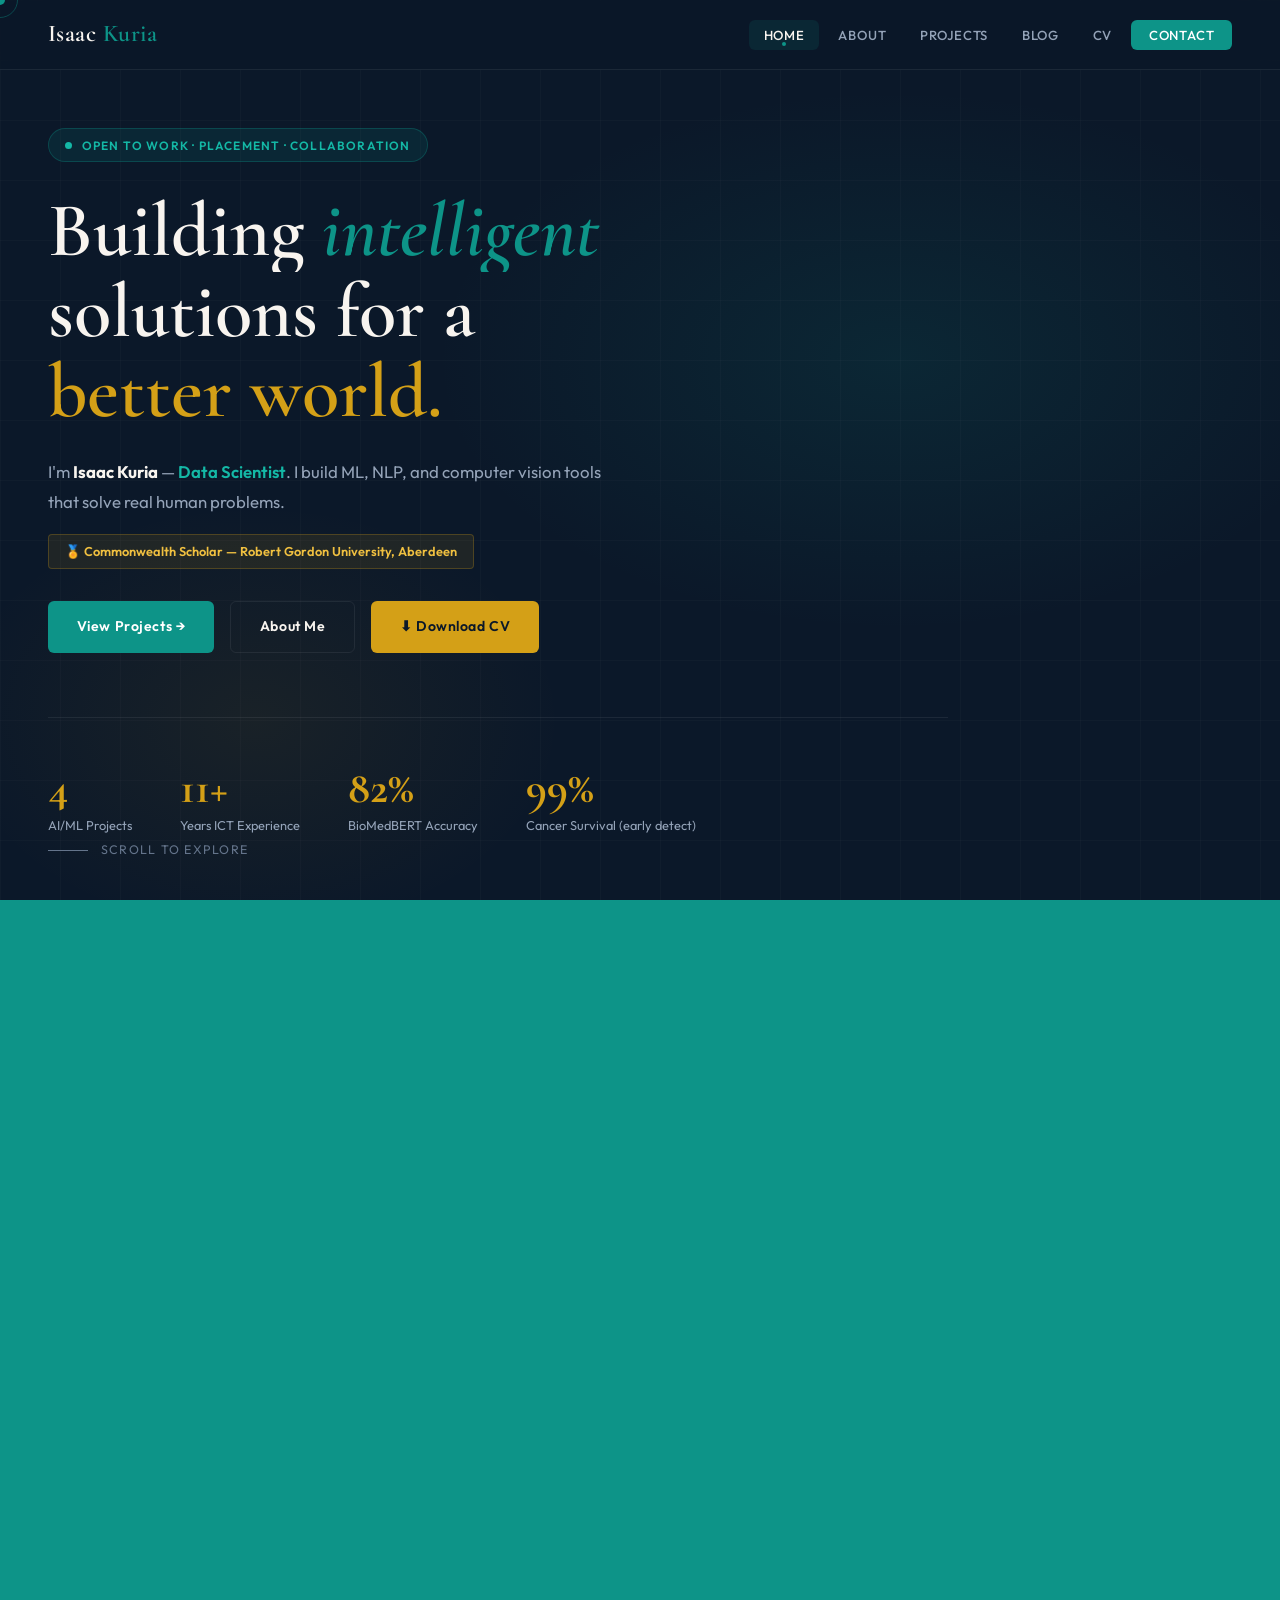
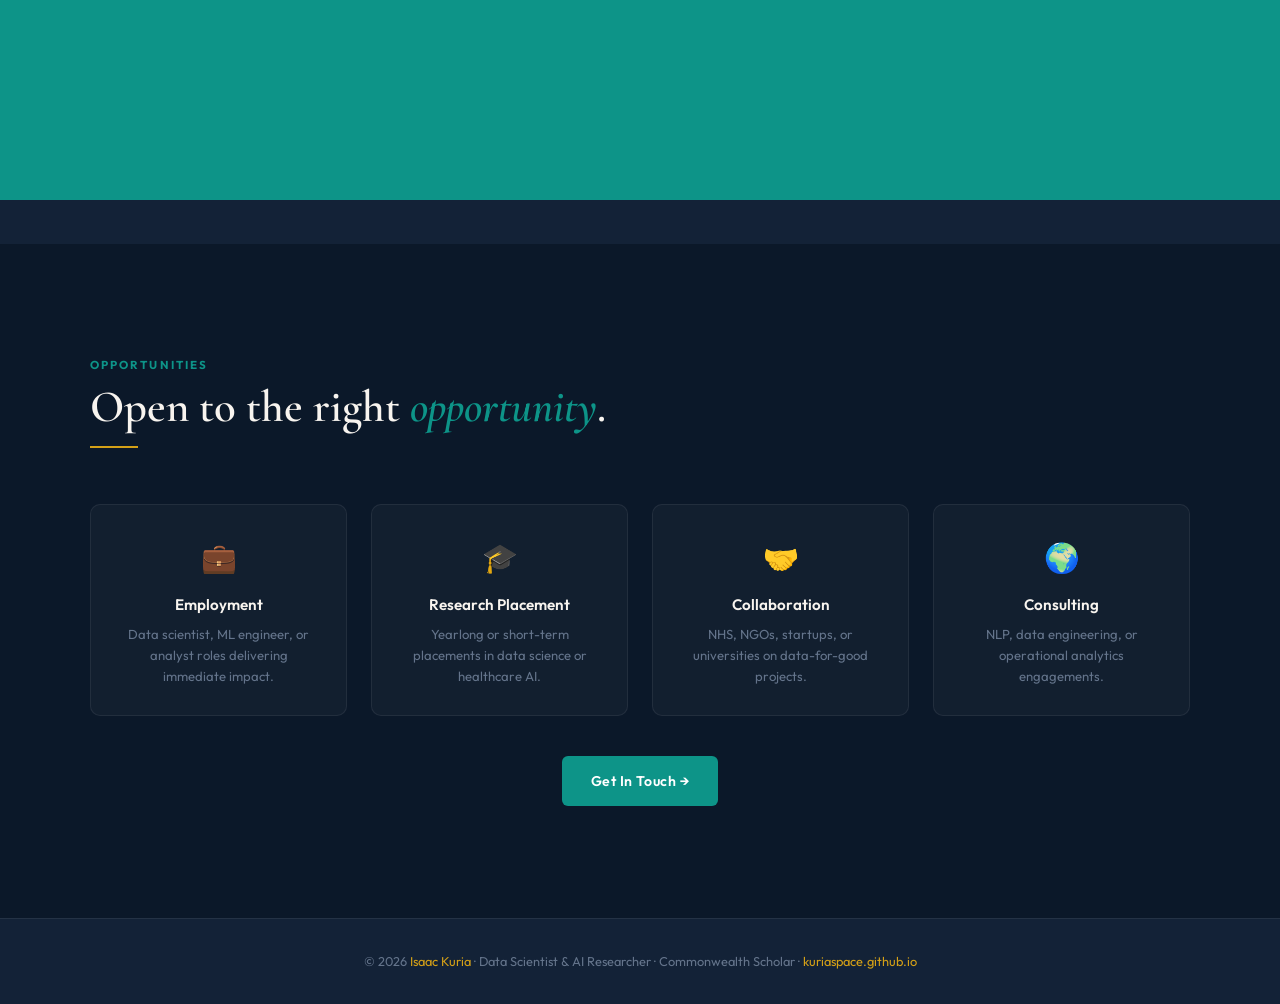
<file: index.html>
<!DOCTYPE html>
<html lang="en">
<head>

<!-- Social Media Preview -->
<meta name="google-site-verification" content="ncPPlJZ4G4WRp6BMiV0Bo8ZrnR5lYyFMhRrAlP8-BOQ" />
<meta name="description" content="Isaac Kuria — Data Scientist & AI Researcher specialising in ML, NLP, and Computer Vision. MSc Data Science candidate at Robert Gordon University, Aberdeen.">
<meta property="og:type"        content="website" />
<meta property="og:url"         content="https://kuriaspace.github.io/" />
<meta property="og:title"       content="Isaac Kuria — Data Scientist & AI Researcher" />
<meta property="og:description" content="Commonwealth Scholar building ML, NLP & Computer Vision tools for real-world impact." />
<meta property="og:image"       content="https://kuriaspace.github.io/og-preview.png" />
<meta property="og:image:width" content="1200" />
<meta property="og:image:height" content="630" />
<meta name="twitter:card"       content="summary_large_image" />
<meta name="twitter:image"      content="https://kuriaspace.github.io/og-preview.png" />

<meta charset="UTF-8"/>
<link rel="icon" type="image/png" href="logo2.png"/>
<meta name="viewport" content="width=device-width, initial-scale=1.0"/>
<title>Isaac Kuria | Data Scientist & AI Researcher</title>
<meta name="description" content="Isaac Kuria — Commonwealth Scholar, MSc Data Science at RGU. Building ML, NLP & Computer Vision solutions for real-world impact."/>
<link href="https://fonts.googleapis.com/css2?family=Cormorant+Garamond:ital,wght@0,400;0,600;0,700;1,400;1,600&family=Outfit:wght@300;400;500;600&display=swap" rel="stylesheet"/>
<link rel="stylesheet" href="styles.css"/>
<style>
.hero-scroll { position:absolute; bottom:2.5rem; left:3rem; display:flex; align-items:center; gap:0.8rem; color:var(--gray); font-size:0.78rem; letter-spacing:0.1em; text-transform:uppercase; animation:fadeUp 1s 0.8s ease both; z-index:1; }
.scroll-line { width:40px; height:1px; background:var(--gray); }
.featured-grid { display:grid; grid-template-columns:1.4fr 1fr 1fr; gap:1.5rem; }
.featured-big .project-card-header { min-height:200px; display:flex; flex-direction:column; justify-content:flex-end; }
.opp-card { border:1px solid var(--border); border-radius:10px; padding:1.8rem; text-align:center; transition:all var(--transition); background:var(--card-bg); }
.opp-card:hover { border-color:var(--teal); transform:translateY(-4px); background:rgba(13,148,136,0.06); }
.opp-icon { font-size:1.8rem; margin-bottom:0.8rem; }
.opp-title { font-weight:600; font-size:0.95rem; margin-bottom:0.4rem; color:var(--cream); }
.opp-desc { color:var(--gray); font-size:0.82rem; line-height:1.6; }
@media(max-width:900px) { .featured-grid { grid-template-columns:1fr; } }
</style>

<script type="application/ld+json">
{
  "@context": "https://schema.org",
  "@type": "Person",
  "name": "Isaac Kuria",
  "jobTitle": "Data Scientist & AI Researcher",
  "url": "https://me.kuriaspace.com",
  "sameAs": [
    "https://medium.com/@kuriaspace",
    "https://www.linkedin.com/in/isaac-kuria",
    "https://www.instagram.com/kuriaspace"
  ],
  "alumniOf": {
    "@type": "CollegeOrUniversity",
    "name": "Robert Gordon University"
  },
  "description": "Data Scientist & AI Researcher specialising in ML, NLP, and Computer Vision. MSc Data Science candidate at Robert Gordon University, Aberdeen."
}
</script>  
  
  
</head>
<body>

<div class="page-transition"></div>
<div id="progress-bar"></div>
<div class="cursor"></div>
<div class="cursor-ring"></div>

<nav>
  <div class="nav-logo">Isaac <span>Kuria</span></div>
  <ul class="nav-links">
    <li><a href="index.html" data-transition class="active">Home</a></li>
    <li><a href="about.html" data-transition>About</a></li>
    <li><a href="projects.html" data-transition>Projects</a></li>
    <li><a href="blog.html" data-transition>Blog</a></li>
    <li><a href="cv.html" data-transition>CV</a></li>
    <li><a href="contact.html" data-transition class="nav-cta">Contact</a></li>
  </ul>
  <div class="hamburger"><span></span><span></span><span></span></div>
</nav>

<div class="mobile-menu">
  <a href="index.html" data-transition>Home</a>
  <a href="about.html" data-transition>About</a>
  <a href="projects.html" data-transition>Projects</a>
  <a href="blog.html" data-transition>Blog</a>
  <a href="cv.html" data-transition>CV</a>
  <a href="contact.html" data-transition>Contact</a>
</div>

<!-- HERO -->
<section class="hero">
  <div class="hero-bg"></div>
  <div class="hero-grid-lines"></div>
  <div class="hero-content">
    <div class="hero-tag"><div class="dot-pulse"></div>Open to Work · Placement · Collaboration</div>
    <h1>
      <span class="line">Building <em>intelligent</em></span>
      <span class="line">solutions for a</span>
      <span class="line"><span class="gold">better world.</span></span>
    </h1>
    <p class="hero-sub">I'm <strong style="color:var(--cream)">Isaac Kuria</strong> — <span id="typed" style="color:var(--teal-light);font-weight:600"></span>. I build ML, NLP, and computer vision tools that solve real human problems.</p>
    <div class="scholar">🏅 Commonwealth Scholar — Robert Gordon University, Aberdeen</div>
    <div class="hero-btns">
      <a href="projects.html" class="btn btn-primary" data-transition>View Projects →</a>
      <a href="about.html" class="btn btn-ghost" data-transition>About Me</a>
      <a href="IsaacKuria_cv.pdf" download class="btn btn-gold">⬇ Download CV</a>
    </div>
    <div class="stats-row">
      <div class="stat"><div class="stat-num" data-target="4" data-suffix="">0</div><div class="stat-label">AI/ML Projects</div></div>
      <div class="stat"><div class="stat-num" data-target="11" data-suffix="+">0</div><div class="stat-label">Years ICT Experience</div></div>
      <div class="stat"><div class="stat-num" data-target="82" data-suffix="%">0</div><div class="stat-label">BioMedBERT Accuracy</div></div>
      <div class="stat"><div class="stat-num" data-target="99" data-suffix="%">0</div><div class="stat-label">Cancer Survival (early detect)</div></div>
    </div>
  </div>
  <div class="hero-scroll"><div class="scroll-line"></div>Scroll to explore</div>
</section>

<!-- FEATURED PROJECTS -->
<section class="section" style="background:var(--navy2); border-top:1px solid var(--border);">
  <div class="section-inner">
    <div class="section-label reveal">Featured Work</div>
    <div class="section-title reveal">Projects built with <em>purpose</em>.</div>
    <div class="divider reveal"></div>
    <div class="featured-grid">
      <div class="card featured-big reveal delay-1">
        <div class="project-card-header" style="min-height:200px;display:flex;flex-direction:column;justify-content:flex-end;">
          <div class="badge badge-gold">Featured</div>
          <div class="badge badge-teal" style="display:inline-block;width:fit-content;">● Live</div>
          <div class="project-icon">🎗️</div>
          <div class="project-title">DetectIQ — Breast Cancer Early Detection</div>
        </div>
        <div class="project-body">
          <div class="metric-row">
            <div class="metric"><div class="metric-num">99%</div><div class="metric-label">Survival if early</div></div>
            <div class="metric"><div class="metric-num">26%</div><div class="metric-label">Survival if late</div></div>
          </div>
          <p class="project-desc">ML dashboard classifying tumours as malignant or benign. Endorsed by clinical officers on LinkedIn.</p>
          <div class="tags"><span class="tag">Python</span><span class="tag">Scikit-learn</span><span class="tag">Streamlit</span><span class="tag">Healthcare AI</span></div>
          <a href="https://breast-cancer-early-detection.streamlit.app/" target="_blank" class="project-link">View Live App →</a>
        </div>
      </div>
      <div class="card reveal delay-2">
        <div class="project-card-header">
          <div class="project-icon">🧠</div>
          <div class="project-title">MediPublish NLP — BioMedBERT</div>
        </div>
        <div class="project-body">
          <div class="metric-row"><div class="metric"><div class="metric-num">82%</div><div class="metric-label">Accuracy</div></div></div>
          <p class="project-desc">Fine-tuned BioMedBERT for medical text classification across 5 disease departments.</p>
          <div class="tags"><span class="tag">NLP</span><span class="tag">BERT</span><span class="tag">SHAP</span></div>
          <a href="projects.html" class="project-link" data-transition>Learn More →</a>
        </div>
      </div>
      <div class="card reveal delay-3">
        <div class="project-card-header">
          <div class="project-icon">🌊</div>
          <div class="project-title">Subsea Corrosion Detection</div>
        </div>
        <div class="project-body">
          <p class="project-desc">Computer vision pipeline detecting corrosion on underwater structures using deep learning.</p>
          <div class="tags"><span class="tag">CV</span><span class="tag">CNN</span><span class="tag">OpenCV</span></div>
          <a href="projects.html" class="project-link" data-transition>Learn More →</a>
        </div>
      </div>
    </div>
    <div style="text-align:center;margin-top:2.5rem;" class="reveal">
      <a href="projects.html" class="btn btn-ghost" data-transition>View All Projects →</a>
    </div>
  </div>
</section>

<!-- OPEN TO -->
<section class="section">
  <div class="section-inner">
    <div class="section-label reveal">Opportunities</div>
    <div class="section-title reveal">Open to the right <em>opportunity</em>.</div>
    <div class="divider reveal"></div>
    <div class="grid-4 reveal">
      <div class="opp-card"><div class="opp-icon">💼</div><div class="opp-title">Employment</div><div class="opp-desc">Data scientist, ML engineer, or analyst roles delivering immediate impact.</div></div>
      <div class="opp-card"><div class="opp-icon">🎓</div><div class="opp-title">Research Placement</div><div class="opp-desc">Yearlong or short-term placements in data science or healthcare AI.</div></div>
      <div class="opp-card"><div class="opp-icon">🤝</div><div class="opp-title">Collaboration</div><div class="opp-desc">NHS, NGOs, startups, or universities on data-for-good projects.</div></div>
      <div class="opp-card"><div class="opp-icon">🌍</div><div class="opp-title">Consulting</div><div class="opp-desc">NLP, data engineering, or operational analytics engagements.</div></div>
    </div>
    <div style="text-align:center;margin-top:2.5rem;" class="reveal">
      <a href="contact.html" class="btn btn-primary" data-transition>Get In Touch →</a>
    </div>
  </div>
</section>

<button id="back-top">↑</button>

<footer>
  <p>© 2026 <span>Isaac Kuria</span> · Data Scientist & AI Researcher · Commonwealth Scholar · <a href="https://kuriaspace.github.io" style="color:var(--gold);">kuriaspace.github.io</a></p>
</footer>

<script src="main.js"></script>
</body>
</html>
</file>
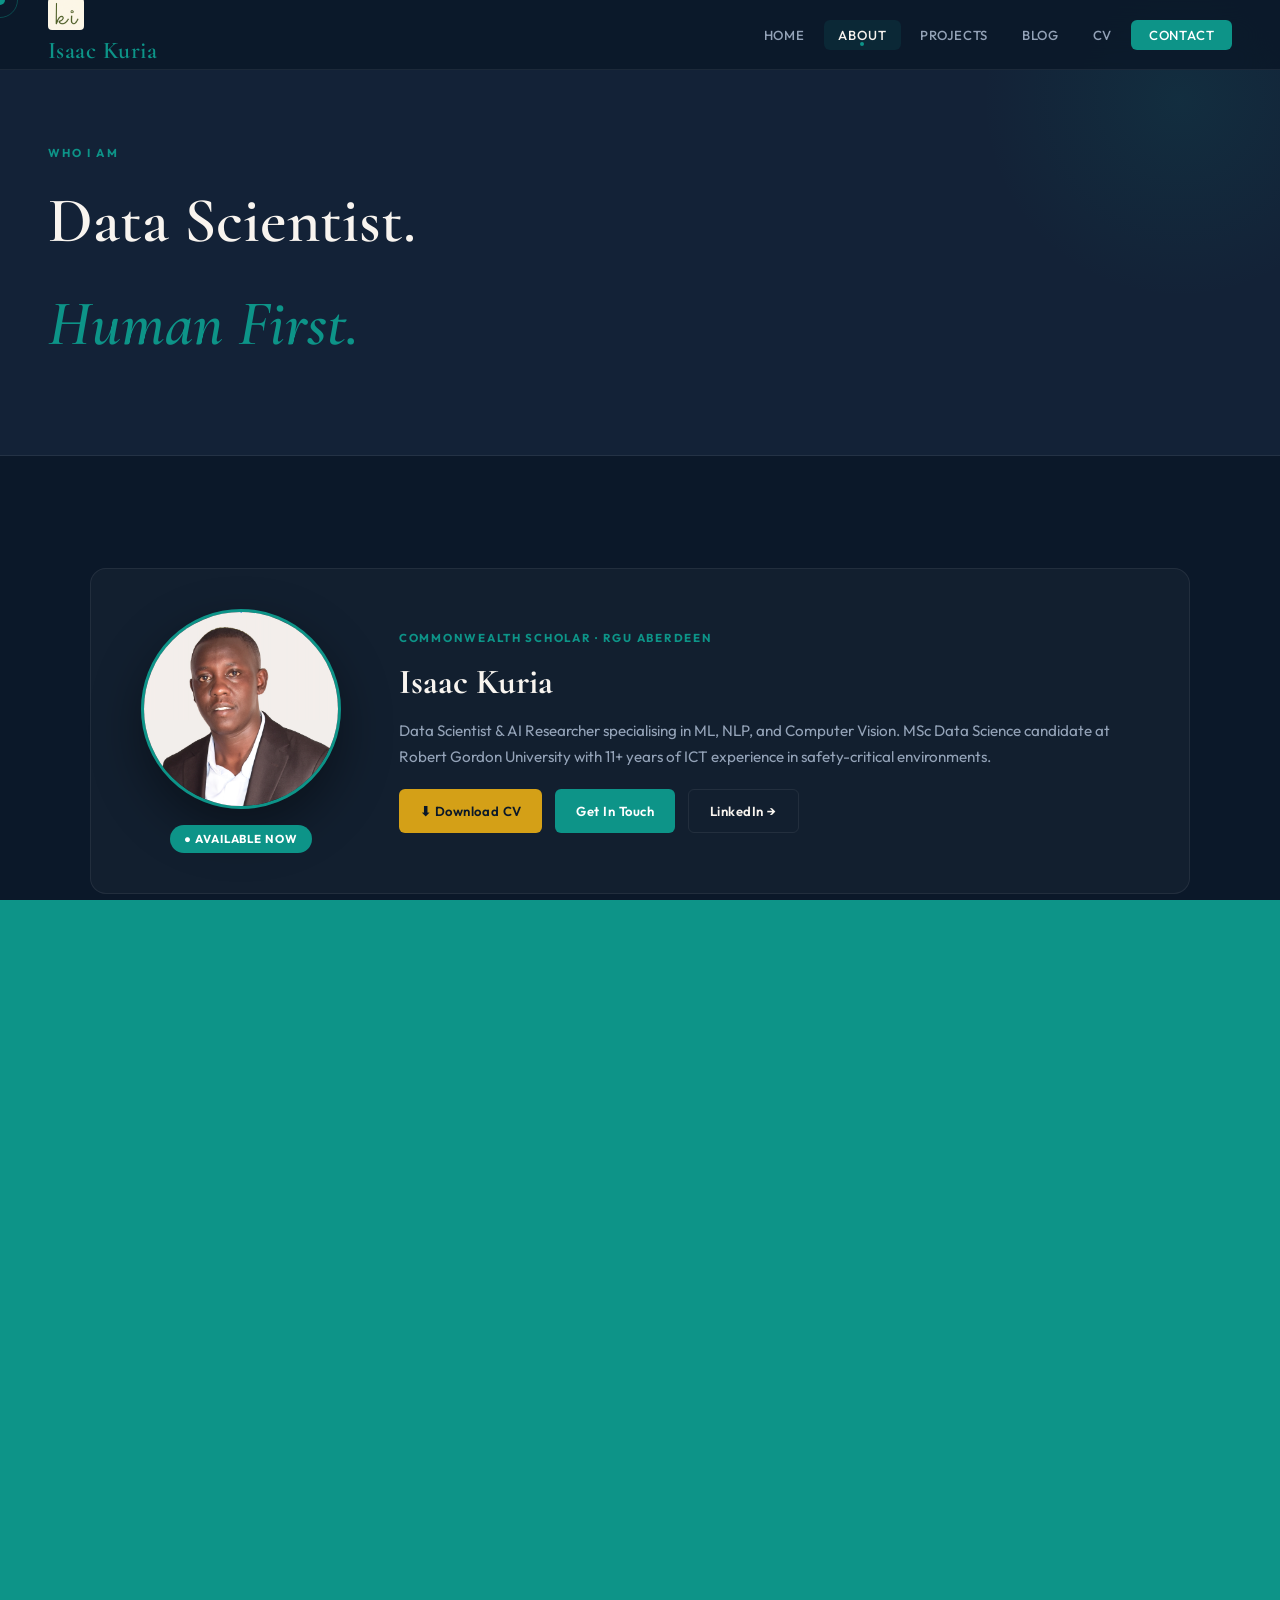
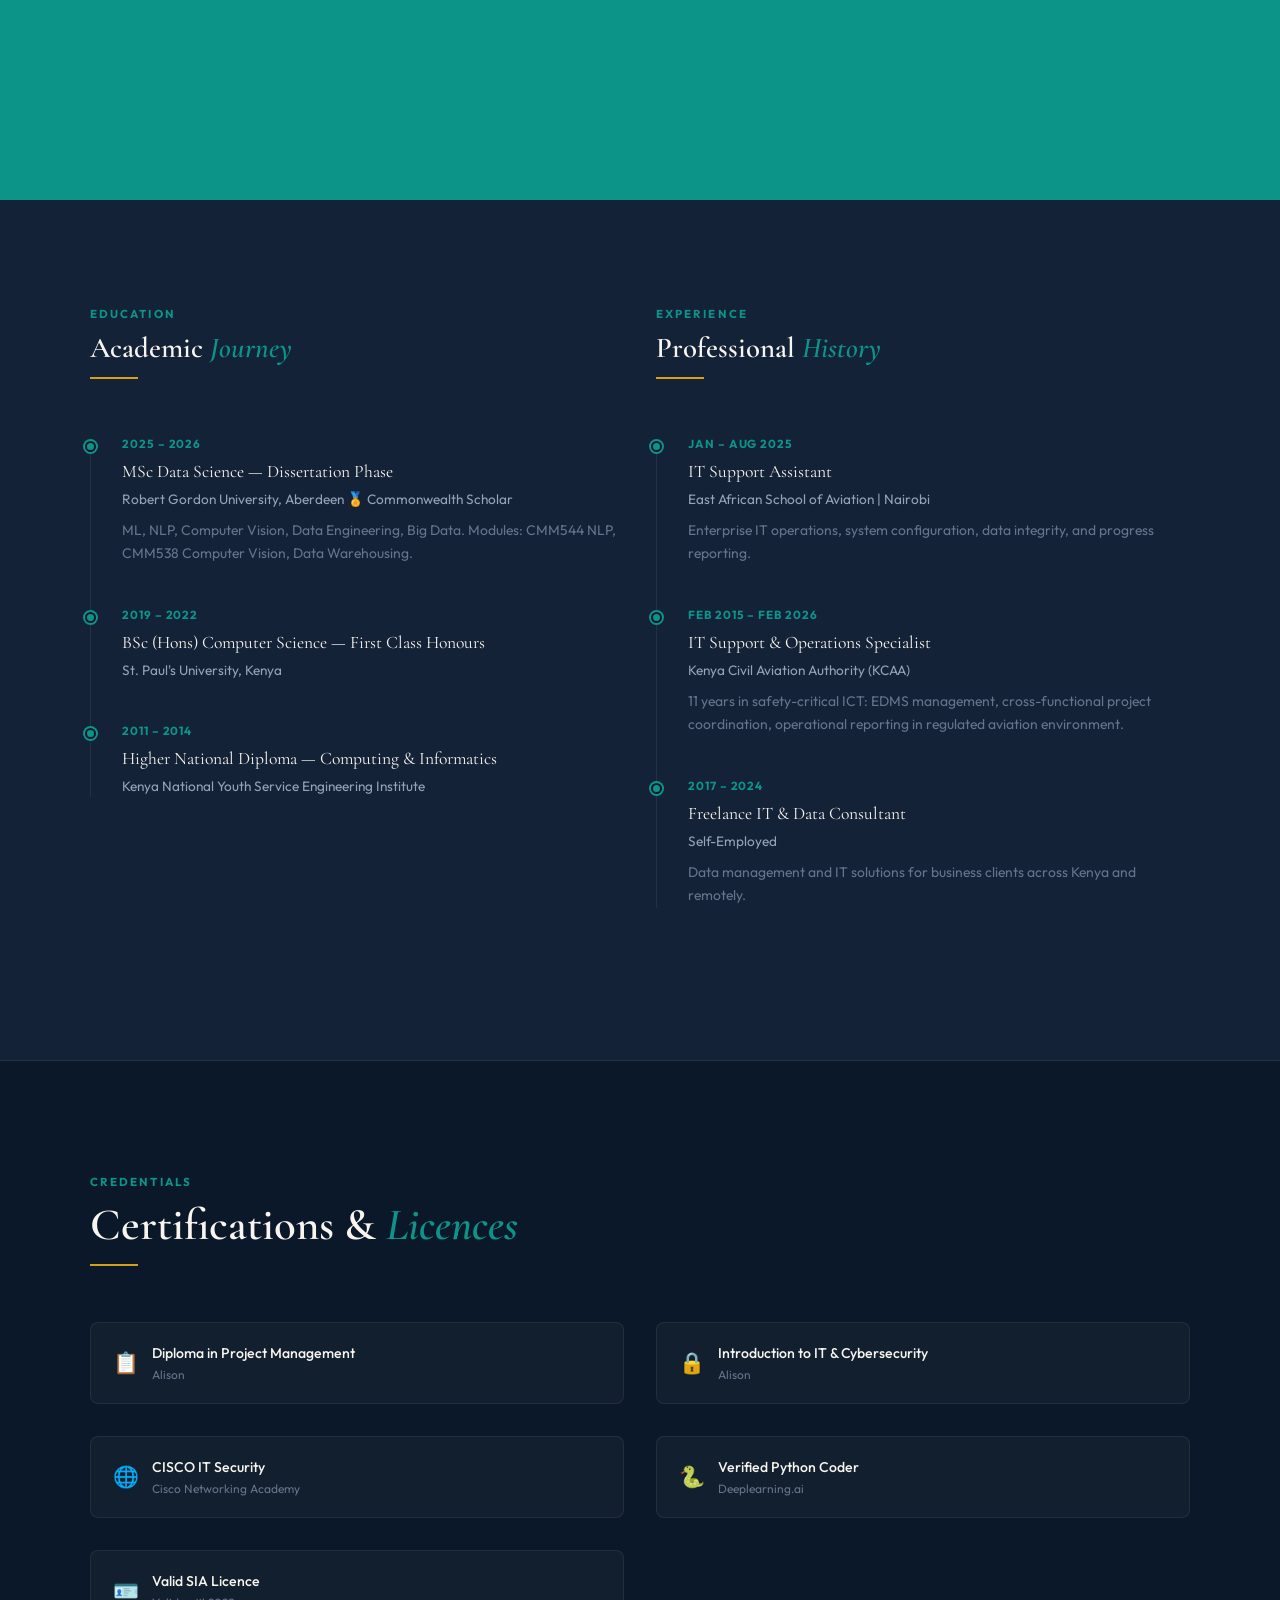
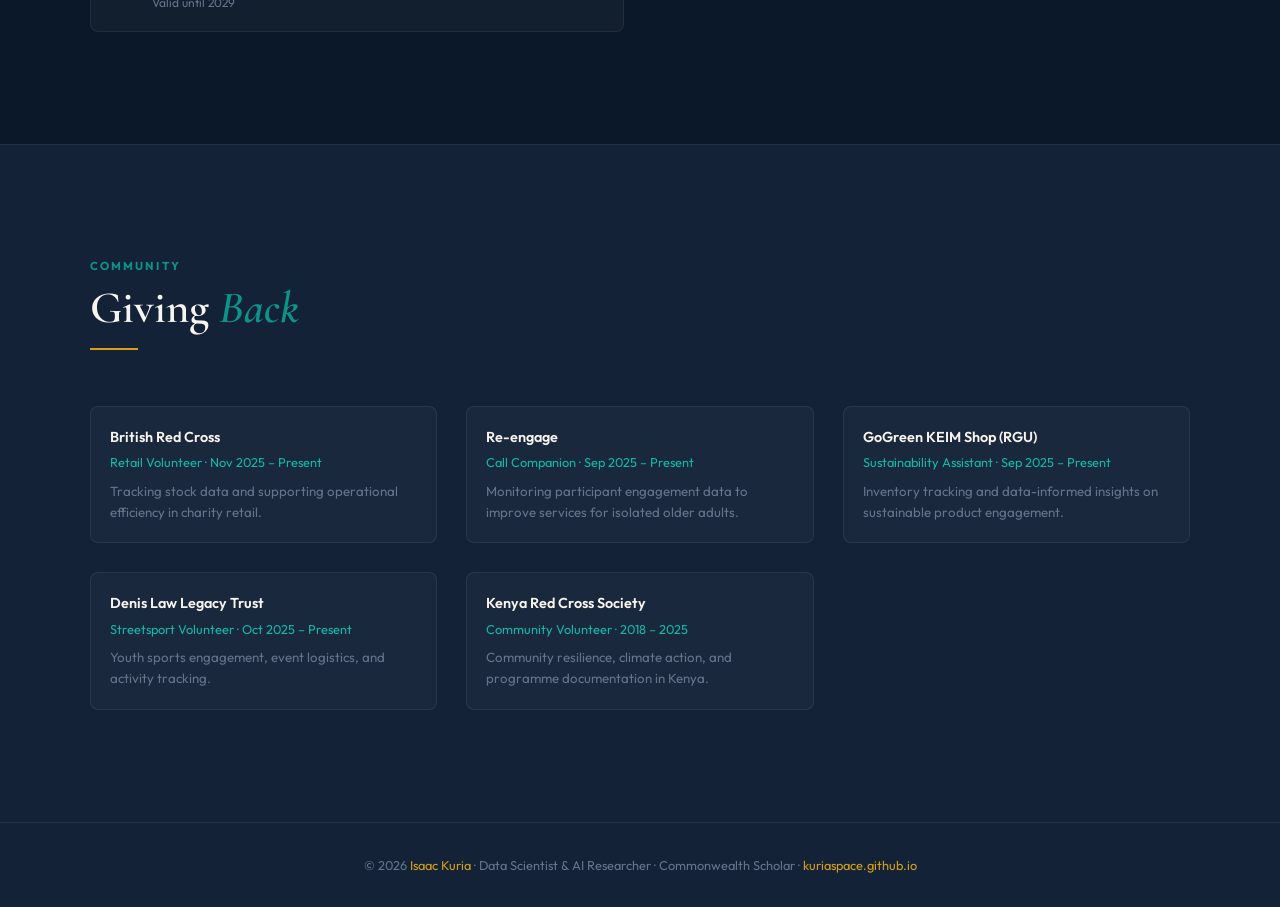
<file: about.html>
<!DOCTYPE html>
<html lang="en">
<head>
  
<meta name="description" content="Learn about Isaac Kuria's background — 11+ years of ICT experience, transitioning from safety-critical aviation systems to data science and AI research.">
<meta property="og:type"        content="website" />
<meta property="og:url"         content="https://kuriaspace.github.io/about.html" />
<meta property="og:title"       content="About — Isaac Kuria" />
<meta property="og:description" content="Commonwealth Scholar & Data Scientist at RGU. From aviation ICT to healthcare AI." />
<meta property="og:image"       content="https://kuriaspace.github.io/og-preview.png" />
<meta property="og:image:width" content="1200" />
<meta property="og:image:height" content="630" />
<meta name="twitter:card"       content="summary_large_image" />
<meta name="twitter:image"      content="https://kuriaspace.github.io/og-preview.png" />

<meta charset="UTF-8"/>
<link rel="icon" type="image/png" href="logo2.png"/>
<meta name="viewport" content="width=device-width, initial-scale=1.0"/>
<title>About — Isaac Kuria</title>
<link href="https://fonts.googleapis.com/css2?family=Cormorant+Garamond:ital,wght@0,400;0,600;0,700;1,400;1,600&family=Outfit:wght@300;400;500;600&display=swap" rel="stylesheet"/>
<link rel="stylesheet" href="styles.css"/>
<style>
.page-hero { padding:9rem 3rem 5rem; background:var(--navy2); border-bottom:1px solid var(--border); position:relative; overflow:hidden; }
.page-hero::before { content:''; position:absolute; top:-100px; right:-100px; width:400px; height:400px; background:radial-gradient(circle,rgba(13,148,136,0.1) 0%,transparent 70%); border-radius:50%; }
.page-hero-label { font-size:0.72rem; font-weight:700; letter-spacing:0.18em; text-transform:uppercase; color:var(--teal); margin-bottom:0.5rem; animation:fadeUp 0.6s ease both; }
.page-hero h1 { font-family:'Cormorant Garamond',serif; font-size:clamp(2.5rem,5vw,4rem); font-weight:600; color:var(--cream); animation:fadeUp 0.6s 0.1s ease both; }
.page-hero h1 em { color:var(--teal); font-style:italic; }
.bio-grid { display:grid; grid-template-columns:1fr 1.2fr; gap:4rem; align-items:start; }
.bio-text p { color:var(--gray-light); line-height:1.85; margin-bottom:1.1rem; font-size:0.97rem; }
.bio-text strong { color:var(--cream); }
.lang-tag { display:inline-block; background:rgba(13,148,136,0.1); border:1px solid rgba(13,148,136,0.25); color:var(--teal-light); border-radius:3px; padding:0.25rem 0.7rem; font-size:0.78rem; font-weight:600; margin-right:0.5rem; margin-top:0.5rem; }
.cert-card { background:var(--card-bg); border:1px solid var(--border); border-radius:8px; padding:1.2rem 1.4rem; display:flex; align-items:center; gap:0.8rem; transition:all var(--transition); }
.cert-card:hover { border-color:var(--teal); transform:translateX(4px); }
.cert-icon { font-size:1.3rem; flex-shrink:0; }
.cert-name { font-size:0.88rem; font-weight:500; color:var(--cream); }
.cert-issuer { font-size:0.75rem; color:var(--gray); }
.vol-card { background:var(--card-bg); border:1px solid var(--border); border-radius:8px; padding:1.2rem; transition:all var(--transition); }
.vol-card:hover { border-color:var(--teal); }
.vol-org { font-weight:600; color:var(--cream); font-size:0.9rem; margin-bottom:0.2rem; }
.vol-role { color:var(--teal-light); font-size:0.8rem; margin-bottom:0.5rem; }
.vol-desc { color:var(--gray); font-size:0.83rem; line-height:1.6; }
@media(max-width:768px) { .bio-grid { grid-template-columns:1fr; gap:2rem; } }
</style>
</head>
<body>

<div class="page-transition"></div>
<div id="progress-bar"></div>
<div class="cursor"></div>
<div class="cursor-ring"></div>

<nav>
  <div class="nav-logo"><img src="logo2.png" alt="ki" style="height:32px;width:auto;border-radius:4px;margin-right:0.5rem;vertical-align:middle;"/><span style="vertical-align:middle;">Isaac <span style="color:var(--teal);">Kuria</span></span></div>
  <ul class="nav-links">
    <li><a href="index.html" data-transition>Home</a></li>
    <li><a href="about.html" data-transition class="active">About</a></li>
    <li><a href="projects.html" data-transition>Projects</a></li>
    <li><a href="blog.html" data-transition>Blog</a></li>
    <li><a href="cv.html" data-transition>CV</a></li>
    <li><a href="contact.html" data-transition class="nav-cta">Contact</a></li>
  </ul>
  <div class="hamburger"><span></span><span></span><span></span></div>
</nav>
<div class="mobile-menu">
  <a href="index.html" data-transition>Home</a>
  <a href="about.html" data-transition>About</a>
  <a href="projects.html" data-transition>Projects</a>
  <a href="blog.html" data-transition>Blog</a>
  <a href="cv.html" data-transition>CV</a>
  <a href="contact.html" data-transition>Contact</a>
</div>

<div class="page-hero">
  <div class="page-hero-label">Who I Am</div>
  <h1>Data Scientist.<br/><em>Human First.</em></h1>
</div>

<!-- PROFILE INTRO -->
<section class="section" style="padding-bottom:2rem;">
  <div class="section-inner">
    <div style="display:grid;grid-template-columns:220px 1fr;gap:3rem;align-items:center;padding:2.5rem;background:var(--card-bg);border:1px solid var(--border);border-radius:16px;" class="reveal">
      <div style="position:relative;text-align:center;">
        <img src="profile.png" alt="Isaac Kuria" style="width:200px;height:200px;border-radius:50%;object-fit:cover;object-position:top;border:3px solid var(--teal);box-shadow:0 20px 50px rgba(0,0,0,0.4);margin:0 auto;"/>
        <div style="margin-top:1rem;background:var(--teal);color:var(--white);font-size:0.72rem;font-weight:700;letter-spacing:0.08em;text-transform:uppercase;padding:0.3rem 0.9rem;border-radius:20px;display:inline-block;">&#9679; Available Now</div>
      </div>
      <div>
        <div style="font-size:0.72rem;font-weight:700;letter-spacing:0.15em;text-transform:uppercase;color:var(--teal);margin-bottom:0.4rem;">Commonwealth Scholar &middot; RGU Aberdeen</div>
        <h2 style="font-family:'Cormorant Garamond',serif;font-size:2.2rem;color:var(--cream);margin-bottom:0.5rem;">Isaac Kuria</h2>
        <p style="color:var(--gray-light);font-size:0.95rem;line-height:1.7;margin-bottom:1.2rem;">Data Scientist &amp; AI Researcher specialising in ML, NLP, and Computer Vision. MSc Data Science candidate at Robert Gordon University with 11+ years of ICT experience in safety-critical environments.</p>
        <div style="display:flex;gap:0.8rem;flex-wrap:wrap;">
          <a href="IsaacKuria_cv.pdf" download class="btn btn-gold" style="font-size:0.82rem;padding:0.65rem 1.3rem;">&#11015; Download CV</a>
          <a href="contact.html" class="btn btn-primary" data-transition style="font-size:0.82rem;padding:0.65rem 1.3rem;">Get In Touch</a>
          <a href="https://www.linkedin.com/in/kuriaspace" target="_blank" class="btn btn-ghost" style="font-size:0.82rem;padding:0.65rem 1.3rem;">LinkedIn &rarr;</a>
        </div>
      </div>
    </div>
  </div>
</section>

<!-- BIO -->
<section class="section">
  <div class="section-inner">
    <div class="bio-grid">
      <div class="bio-text reveal">
        <p>I'm <strong>Isaac Kuria</strong>, a Commonwealth Scholar and data scientist with a passion for building technology that creates real-world impact — especially in healthcare, infrastructure, and community development.</p>
        <p>Currently in the dissertation phase of my <strong>MSc in Data Science at Robert Gordon University, Aberdeen</strong>, my research spans machine learning, natural language processing, and computer vision. Before academia, I spent over a decade supporting safety-critical ICT systems at <strong>Kenya Civil Aviation Authority</strong>.</p>
        <p>I believe <em style="color:var(--teal-light)">"Technology should serve people, not just impress them."</em> Every project I build starts with a real problem and ends with a measurable human benefit.</p>
        <p>Beyond data science, I volunteer with the British Red Cross, Re-engage, and community sports programmes — driven by a conviction that data awareness and community engagement go hand in hand.</p>
        <div style="margin-top:1rem;">
          <span class="lang-tag">🌍 English — Fluent</span>
          <span class="lang-tag">🌍 Kiswahili — Native</span>
        </div>
        <div style="margin-top:1.5rem;">
          <a href="contact.html" class="btn btn-primary" data-transition style="margin-right:1rem;">Get In Touch</a>
          <a href="IsaacKuria_cv.pdf" download class="btn btn-gold">⬇ Download CV</a>
        </div>
      </div>
      <div class="reveal delay-1">
        <p style="font-size:0.72rem;font-weight:700;letter-spacing:0.14em;text-transform:uppercase;color:var(--teal);margin-bottom:1rem;">Technical Skills</p>
        <div class="skills-grid" style="margin-bottom:2rem;">
          <div class="skill-pill">Python & SQL</div>
          <div class="skill-pill">Machine Learning</div>
          <div class="skill-pill">NLP & Transformers</div>
          <div class="skill-pill">Computer Vision</div>
          <div class="skill-pill">Deep Learning</div>
          <div class="skill-pill">BioMedBERT</div>
          <div class="skill-pill">PyTorch</div>
          <div class="skill-pill">Scikit-learn</div>
          <div class="skill-pill">Data Engineering</div>
          <div class="skill-pill">ETL Pipelines</div>
          <div class="skill-pill">Hadoop & Spark</div>
          <div class="skill-pill">MySQL & OLAP</div>
          <div class="skill-pill">Streamlit</div>
          <div class="skill-pill">SHAP / XAI</div>
          <div class="skill-pill">ICT Systems</div>
          <div class="skill-pill">EDMS & Reporting</div>
        </div>
      </div>
    </div>
  </div>
</section>

<!-- EDUCATION & EXPERIENCE -->
<section class="section" style="background:var(--navy2);border-top:1px solid var(--border);border-bottom:1px solid var(--border);">
  <div class="section-inner">
    <div class="grid-2">
      <div>
        <div class="section-label reveal">Education</div>
        <div class="section-title reveal" style="font-size:1.8rem;">Academic <em>Journey</em></div>
        <div class="divider reveal"></div>
        <div class="timeline reveal">
          <div class="tl-item">
            <div class="tl-dot"></div>
            <div class="tl-date">2025 – 2026</div>
            <div class="tl-role">MSc Data Science — Dissertation Phase</div>
            <div class="tl-org">Robert Gordon University, Aberdeen 🏅 Commonwealth Scholar</div>
            <div class="tl-desc">ML, NLP, Computer Vision, Data Engineering, Big Data. Modules: CMM544 NLP, CMM538 Computer Vision, Data Warehousing.</div>
          </div>
          <div class="tl-item">
            <div class="tl-dot"></div>
            <div class="tl-date">2019 – 2022</div>
            <div class="tl-role">BSc (Hons) Computer Science — First Class Honours</div>
            <div class="tl-org">St. Paul's University, Kenya</div>
          </div>
          <div class="tl-item">
            <div class="tl-dot"></div>
            <div class="tl-date">2011 – 2014</div>
            <div class="tl-role">Higher National Diploma — Computing & Informatics</div>
            <div class="tl-org">Kenya National Youth Service Engineering Institute</div>
          </div>
        </div>
      </div>
      <div>
        <div class="section-label reveal">Experience</div>
        <div class="section-title reveal" style="font-size:1.8rem;">Professional <em>History</em></div>
        <div class="divider reveal"></div>
        <div class="timeline reveal delay-1">
          <div class="tl-item">
            <div class="tl-dot"></div>
            <div class="tl-date">Jan – Aug 2025</div>
            <div class="tl-role">IT Support Assistant</div>
            <div class="tl-org">East African School of Aviation | Nairobi</div>
            <div class="tl-desc">Enterprise IT operations, system configuration, data integrity, and progress reporting.</div>
          </div>
          <div class="tl-item">
            <div class="tl-dot"></div>
            <div class="tl-date">Feb 2015 – Feb 2026</div>
            <div class="tl-role">IT Support & Operations Specialist</div>
            <div class="tl-org">Kenya Civil Aviation Authority (KCAA)</div>
            <div class="tl-desc">11 years in safety-critical ICT: EDMS management, cross-functional project coordination, operational reporting in regulated aviation environment.</div>
          </div>
          <div class="tl-item">
            <div class="tl-dot"></div>
            <div class="tl-date">2017 – 2024</div>
            <div class="tl-role">Freelance IT & Data Consultant</div>
            <div class="tl-org">Self-Employed</div>
            <div class="tl-desc">Data management and IT solutions for business clients across Kenya and remotely.</div>
          </div>
        </div>
      </div>
    </div>
  </div>
</section>

<!-- CERTIFICATIONS -->
<section class="section">
  <div class="section-inner">
    <div class="section-label reveal">Credentials</div>
    <div class="section-title reveal">Certifications & <em>Licences</em></div>
    <div class="divider reveal"></div>
    <div class="grid-2 reveal">
      <div class="cert-card"><div class="cert-icon">📋</div><div><div class="cert-name">Diploma in Project Management</div><div class="cert-issuer">Alison</div></div></div>
      <div class="cert-card"><div class="cert-icon">🔒</div><div><div class="cert-name">Introduction to IT & Cybersecurity</div><div class="cert-issuer">Alison</div></div></div>
      <div class="cert-card"><div class="cert-icon">🌐</div><div><div class="cert-name">CISCO IT Security</div><div class="cert-issuer">Cisco Networking Academy</div></div></div>
      <div class="cert-card"><div class="cert-icon">🐍</div><div><div class="cert-name">Verified Python Coder</div><div class="cert-issuer">Deeplearning.ai</div></div></div>
      <div class="cert-card"><div class="cert-icon">🪪</div><div><div class="cert-name">Valid SIA Licence</div><div class="cert-issuer">Valid until 2029</div></div></div>
    </div>
  </div>
</section>

<!-- VOLUNTEERING -->
<section class="section" style="background:var(--navy2);border-top:1px solid var(--border);">
  <div class="section-inner">
    <div class="section-label reveal">Community</div>
    <div class="section-title reveal">Giving <em>Back</em></div>
    <div class="divider reveal"></div>
    <div class="grid-3 reveal">
      <div class="vol-card"><div class="vol-org">British Red Cross</div><div class="vol-role">Retail Volunteer · Nov 2025 – Present</div><div class="vol-desc">Tracking stock data and supporting operational efficiency in charity retail.</div></div>
      <div class="vol-card"><div class="vol-org">Re-engage</div><div class="vol-role">Call Companion · Sep 2025 – Present</div><div class="vol-desc">Monitoring participant engagement data to improve services for isolated older adults.</div></div>
      <div class="vol-card"><div class="vol-org">GoGreen KEIM Shop (RGU)</div><div class="vol-role">Sustainability Assistant · Sep 2025 – Present</div><div class="vol-desc">Inventory tracking and data-informed insights on sustainable product engagement.</div></div>
      <div class="vol-card"><div class="vol-org">Denis Law Legacy Trust</div><div class="vol-role">Streetsport Volunteer · Oct 2025 – Present</div><div class="vol-desc">Youth sports engagement, event logistics, and activity tracking.</div></div>
      <div class="vol-card"><div class="vol-org">Kenya Red Cross Society</div><div class="vol-role">Community Volunteer · 2018 – 2025</div><div class="vol-desc">Community resilience, climate action, and programme documentation in Kenya.</div></div>
    </div>
  </div>
</section>

<button id="back-top">↑</button>
<footer><p>© 2026 <span>Isaac Kuria</span> · Data Scientist & AI Researcher · Commonwealth Scholar · <a href="https://kuriaspace.github.io" style="color:var(--gold);">kuriaspace.github.io</a></p></footer>
<script src="main.js"></script>
</body>
</html>
</file>
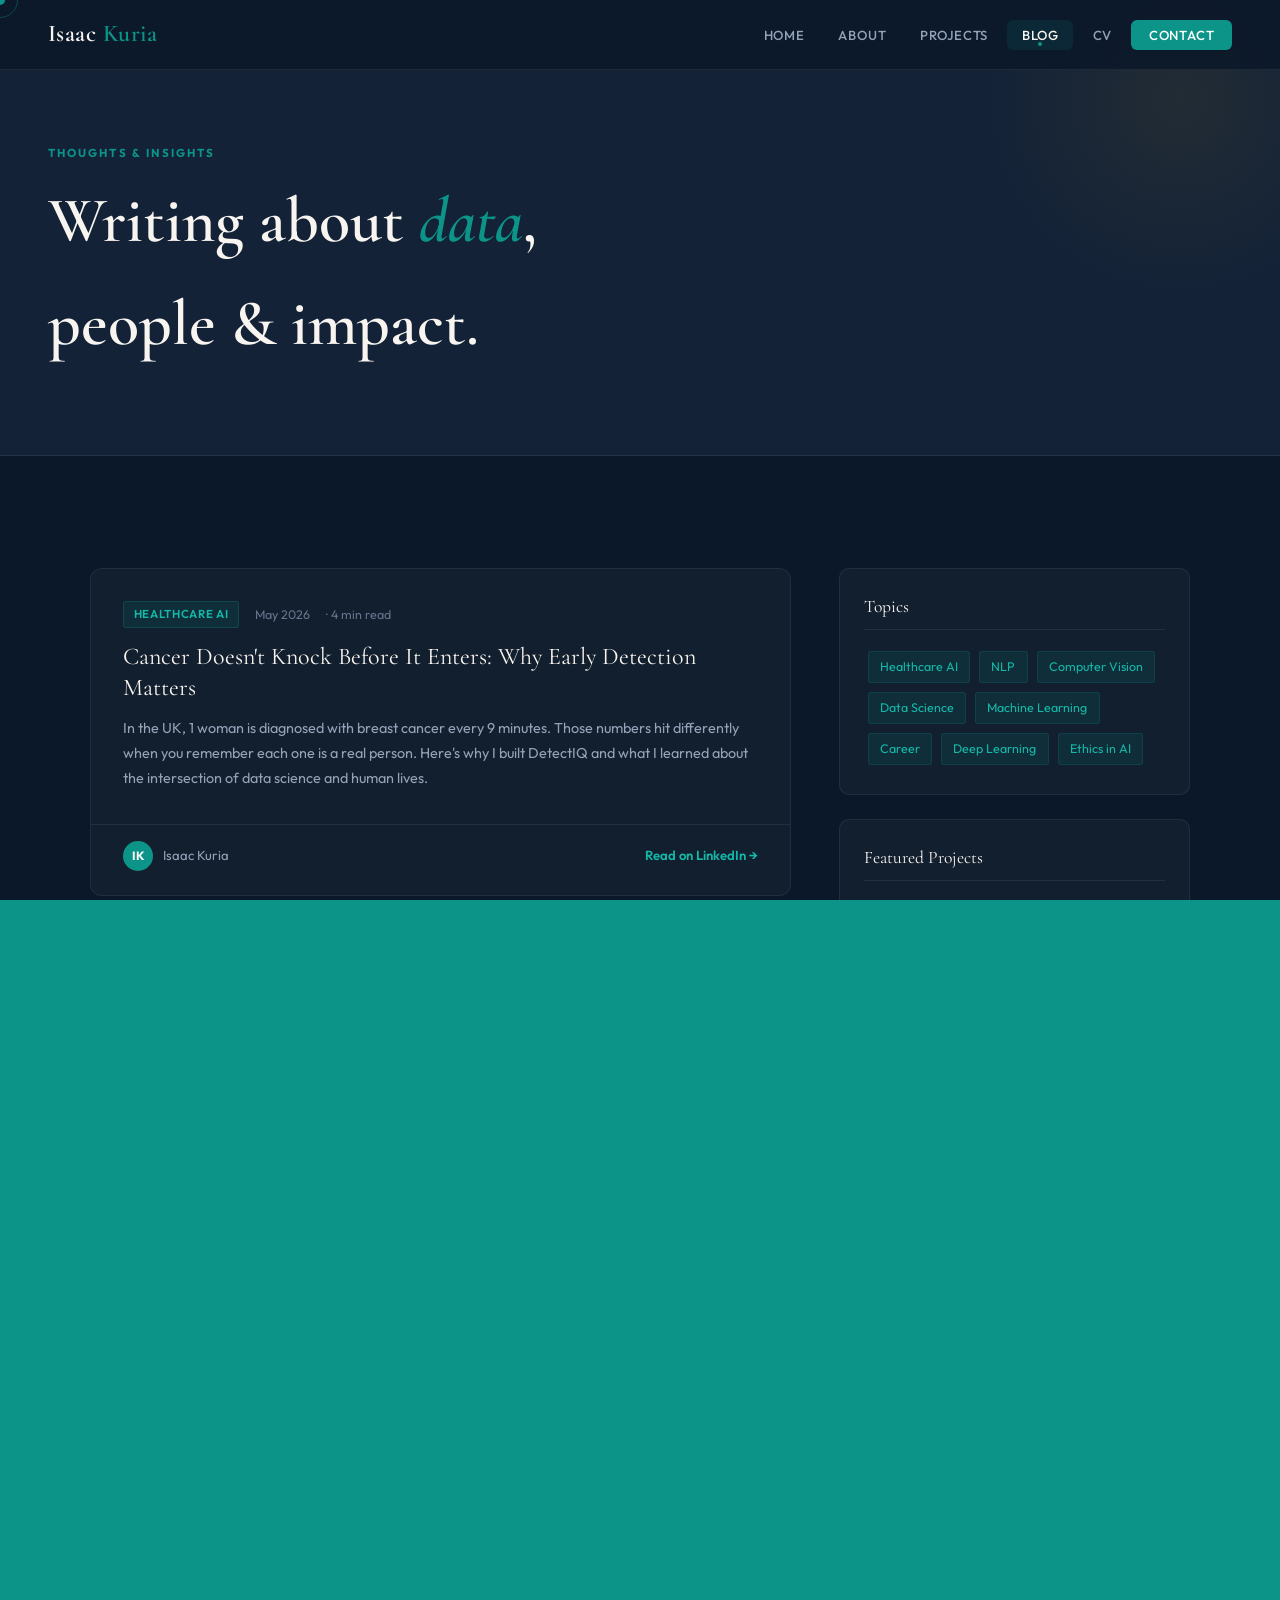
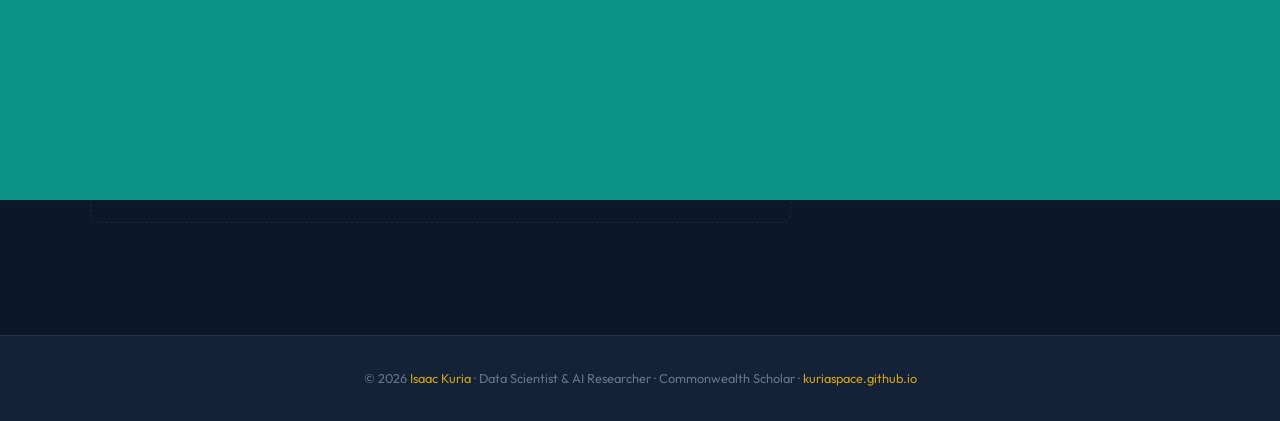
<file: blog.html>
<!DOCTYPE html>
<html lang="en">
<head>

<meta name="description" content="Isaac Kuria's writing on AI, machine learning, and data science — technical insights and project breakdowns.">
<meta property="og:type"        content="website" />
<meta property="og:url"         content="https://kuriaspace.github.io/blog.html" />
<meta property="og:title"       content="Blog — Isaac Kuria" />
<meta property="og:description" content="Writing about data science, healthcare AI, NLP and the journey from aviation ICT to machine learning." />
<meta property="og:image"       content="https://kuriaspace.github.io/og-preview.png" />
<meta property="og:image:width" content="1200" />
<meta property="og:image:height" content="630" />
<meta name="twitter:card"       content="summary_large_image" />
<meta name="twitter:image"      content="https://kuriaspace.github.io/og-preview.png" />

<meta charset="UTF-8"/>
<link rel="icon" type="image/png" href="logo2.png"/>
<meta name="viewport" content="width=device-width, initial-scale=1.0"/>
<title>Blog — Isaac Kuria</title>
<link href="https://fonts.googleapis.com/css2?family=Cormorant+Garamond:ital,wght@0,400;0,600;0,700;1,400;1,600&family=Outfit:wght@300;400;500;600&display=swap" rel="stylesheet"/>
<link rel="stylesheet" href="styles.css"/>
<style>
.page-hero { padding:9rem 3rem 5rem; background:var(--navy2); border-bottom:1px solid var(--border); position:relative; overflow:hidden; }
.page-hero::before { content:''; position:absolute; top:-100px; right:-100px; width:400px; height:400px; background:radial-gradient(circle,rgba(212,160,23,0.08) 0%,transparent 70%); border-radius:50%; }
.page-hero-label { font-size:0.72rem; font-weight:700; letter-spacing:0.18em; text-transform:uppercase; color:var(--teal); margin-bottom:0.5rem; animation:fadeUp 0.6s ease both; }
.page-hero h1 { font-family:'Cormorant Garamond',serif; font-size:clamp(2.5rem,5vw,4rem); font-weight:600; color:var(--cream); animation:fadeUp 0.6s 0.1s ease both; }
.page-hero h1 em { color:var(--teal); font-style:italic; }
.blog-grid { display:grid; grid-template-columns:2fr 1fr; gap:3rem; align-items:start; }
.blog-card { background:var(--card-bg); border:1px solid var(--border); border-radius:12px; overflow:hidden; transition:all var(--transition); margin-bottom:1.5rem; }
.blog-card:hover { border-color:rgba(13,148,136,0.4); transform:translateY(-3px); box-shadow:0 16px 48px rgba(0,0,0,0.25); }
.blog-card-header { padding:2rem 2rem 0; }
.blog-meta { display:flex; gap:1rem; align-items:center; margin-bottom:0.8rem; flex-wrap:wrap; }
.blog-category { background:var(--teal-dim); color:var(--teal-light); border:1px solid rgba(13,148,136,0.25); border-radius:3px; padding:0.2rem 0.6rem; font-size:0.72rem; font-weight:600; letter-spacing:0.06em; text-transform:uppercase; }
.blog-date { color:var(--gray); font-size:0.78rem; }
.blog-read { color:var(--gray); font-size:0.78rem; }
.blog-title { font-family:'Cormorant Garamond',serif; font-size:1.5rem; color:var(--cream); line-height:1.3; margin-bottom:0.8rem; }
.blog-title a { color:inherit; transition:color 0.2s; }
.blog-title a:hover { color:var(--teal-light); }
.blog-excerpt { color:var(--gray-light); font-size:0.9rem; line-height:1.75; padding:0 2rem 2rem; }
.blog-footer { padding:0 2rem 1.5rem; display:flex; align-items:center; justify-content:space-between; border-top:1px solid var(--border); padding-top:1rem; }
.blog-author { display:flex; align-items:center; gap:0.6rem; }
.author-avatar { width:30px; height:30px; border-radius:50%; background:var(--teal); display:flex; align-items:center; justify-content:center; font-size:0.75rem; font-weight:700; color:var(--white); }
.author-name { font-size:0.82rem; color:var(--gray-light); }
.read-link { color:var(--teal-light); font-size:0.82rem; font-weight:600; display:flex; align-items:center; gap:0.3rem; transition:all 0.2s; }
.read-link:hover { color:var(--gold); gap:0.6rem; }
.sidebar-card { background:var(--card-bg); border:1px solid var(--border); border-radius:10px; padding:1.5rem; margin-bottom:1.5rem; }
.sidebar-title { font-family:'Cormorant Garamond',serif; font-size:1.1rem; color:var(--cream); margin-bottom:1rem; padding-bottom:0.5rem; border-bottom:1px solid var(--border); }
.sidebar-link { display:block; color:var(--gray-light); font-size:0.85rem; padding:0.4rem 0; border-bottom:1px solid var(--border); transition:color 0.2s; }
.sidebar-link:last-child { border-bottom:none; }
.sidebar-link:hover { color:var(--teal-light); }
.topic-tag { display:inline-block; background:var(--teal-dim); border:1px solid rgba(13,148,136,0.2); color:var(--teal-light); border-radius:3px; padding:0.3rem 0.7rem; font-size:0.78rem; margin:0.3rem 0.2rem; transition:all 0.2s; cursor:pointer; }
.topic-tag:hover { background:var(--teal); color:var(--white); }
.coming-soon { text-align:center; padding:3rem 2rem; color:var(--gray); font-size:0.9rem; border:1px dashed var(--border); border-radius:10px; }
.coming-soon .icon { font-size:2.5rem; margin-bottom:1rem; }
@media(max-width:900px) { .blog-grid { grid-template-columns:1fr; } }
</style>
</head>
<body>
<div class="page-transition"></div>
<div id="progress-bar"></div>
<div class="cursor"></div>
<div class="cursor-ring"></div>

<nav>
  <div class="nav-logo">Isaac <span>Kuria</span></div>
  <ul class="nav-links">
    <li><a href="index.html" data-transition>Home</a></li>
    <li><a href="about.html" data-transition>About</a></li>
    <li><a href="projects.html" data-transition>Projects</a></li>
    <li><a href="blog.html" data-transition class="active">Blog</a></li>
    <li><a href="cv.html" data-transition>CV</a></li>
    <li><a href="contact.html" data-transition class="nav-cta">Contact</a></li>
  </ul>
  <div class="hamburger"><span></span><span></span><span></span></div>
</nav>
<div class="mobile-menu">
  <a href="index.html" data-transition>Home</a>
  <a href="about.html" data-transition>About</a>
  <a href="projects.html" data-transition>Projects</a>
  <a href="blog.html" data-transition>Blog</a>
  <a href="cv.html" data-transition>CV</a>
  <a href="contact.html" data-transition>Contact</a>
</div>

<div class="page-hero">
  <div class="page-hero-label">Thoughts & Insights</div>
  <h1>Writing about <em>data</em>,<br/>people & impact.</h1>
</div>

<section class="section">
  <div class="section-inner">
    <div class="blog-grid">
      <div>
        <!-- POST 1 -->
        <div class="blog-card reveal">
          <div class="blog-card-header">
            <div class="blog-meta">
              <span class="blog-category">Healthcare AI</span>
              <span class="blog-date">May 2026</span>
              <span class="blog-read">· 4 min read</span>
            </div>
            <div class="blog-title"><a href="#">Cancer Doesn't Knock Before It Enters: Why Early Detection Matters</a></div>
          </div>
          <p class="blog-excerpt">In the UK, 1 woman is diagnosed with breast cancer every 9 minutes. Those numbers hit differently when you remember each one is a real person. Here's why I built DetectIQ and what I learned about the intersection of data science and human lives.</p>
          <div class="blog-footer">
            <div class="blog-author"><div class="author-avatar">IK</div><span class="author-name">Isaac Kuria</span></div>
            <a href="https://www.linkedin.com/in/kuriaspace" target="_blank" class="read-link">Read on LinkedIn →</a>
          </div>
        </div>

        <!-- POST 2 -->
        <div class="blog-card reveal delay-1">
          <div class="blog-card-header">
            <div class="blog-meta">
              <span class="blog-category">NLP</span>
              <span class="blog-date">April 2026</span>
              <span class="blog-read">· 6 min read</span>
            </div>
            <div class="blog-title"><a href="#">Fine-Tuning BioMedBERT: What I Learned About Class Imbalance in Medical Text</a></div>
          </div>
          <p class="blog-excerpt">When I started fine-tuning BioMedBERT for MediPublish, the biggest challenge wasn't the model — it was the data. A Chi-Square test revealed something surprising about how duplicate medical abstracts cluster by disease class. Here's the full story.</p>
          <div class="blog-footer">
            <div class="blog-author"><div class="author-avatar">IK</div><span class="author-name">Isaac Kuria</span></div>
            <a href="https://www.linkedin.com/in/kuriaspace" target="_blank" class="read-link">Coming Soon →</a>
          </div>
        </div>

        <!-- POST 3 -->
        <div class="blog-card reveal delay-2">
          <div class="blog-card-header">
            <div class="blog-meta">
              <span class="blog-category">Career</span>
              <span class="blog-date">March 2026</span>
              <span class="blog-read">· 5 min read</span>
            </div>
            <div class="blog-title"><a href="#">From Aviation ICT to Data Science: A Non-Linear Path Worth Taking</a></div>
          </div>
          <p class="blog-excerpt">11 years in safety-critical aviation systems taught me more about data integrity than any textbook. Here's how my unconventional background became my biggest advantage in data science — and why diverse paths lead to better AI.</p>
          <div class="blog-footer">
            <div class="blog-author"><div class="author-avatar">IK</div><span class="author-name">Isaac Kuria</span></div>
            <a href="https://www.linkedin.com/in/kuriaspace" target="_blank" class="read-link">Coming Soon →</a>
          </div>
        </div>

        <div class="coming-soon reveal delay-3">
          <div class="icon">✍️</div>
          <p>More articles coming soon. Follow me on <a href="https://www.linkedin.com/in/kuriaspace" target="_blank" style="color:var(--teal-light);">LinkedIn</a> for updates.</p>
        </div>
      </div>

      <!-- SIDEBAR -->
      <div>
        <div class="sidebar-card reveal">
          <div class="sidebar-title">Topics</div>
          <span class="topic-tag">Healthcare AI</span>
          <span class="topic-tag">NLP</span>
          <span class="topic-tag">Computer Vision</span>
          <span class="topic-tag">Data Science</span>
          <span class="topic-tag">Machine Learning</span>
          <span class="topic-tag">Career</span>
          <span class="topic-tag">Deep Learning</span>
          <span class="topic-tag">Ethics in AI</span>
        </div>
        <div class="sidebar-card reveal delay-1">
          <div class="sidebar-title">Featured Projects</div>
          <a href="https://breast-cancer-early-detection.streamlit.app/" target="_blank" class="sidebar-link">🎗️ DetectIQ — Live App</a>
          <a href="projects.html" class="sidebar-link" data-transition>🧠 MediPublish NLP</a>
          <a href="projects.html" class="sidebar-link" data-transition>🌊 Subsea Corrosion CV</a>
          <a href="projects.html" class="sidebar-link" data-transition>❤️ Cardiac Ultrasound</a>
        </div>
        <div class="sidebar-card reveal delay-2">
          <div class="sidebar-title">Connect</div>
          <a href="https://www.linkedin.com/in/kuriaspace" target="_blank" class="sidebar-link">🔗 LinkedIn</a>
          <a href="mailto:i.kuria@hotmail.com" class="sidebar-link">📧 i.kuria@hotmail.com</a>
          <a href="contact.html" class="sidebar-link" data-transition>💬 Contact Form</a>
        </div>
      </div>
    </div>
  </div>
</section>

<button id="back-top">↑</button>
<footer><p>© 2026 <span>Isaac Kuria</span> · Data Scientist & AI Researcher · Commonwealth Scholar · <a href="https://kuriaspace.github.io" style="color:var(--gold);">kuriaspace.github.io</a></p></footer>
<script src="main.js"></script>
</body>
</html>
</file>
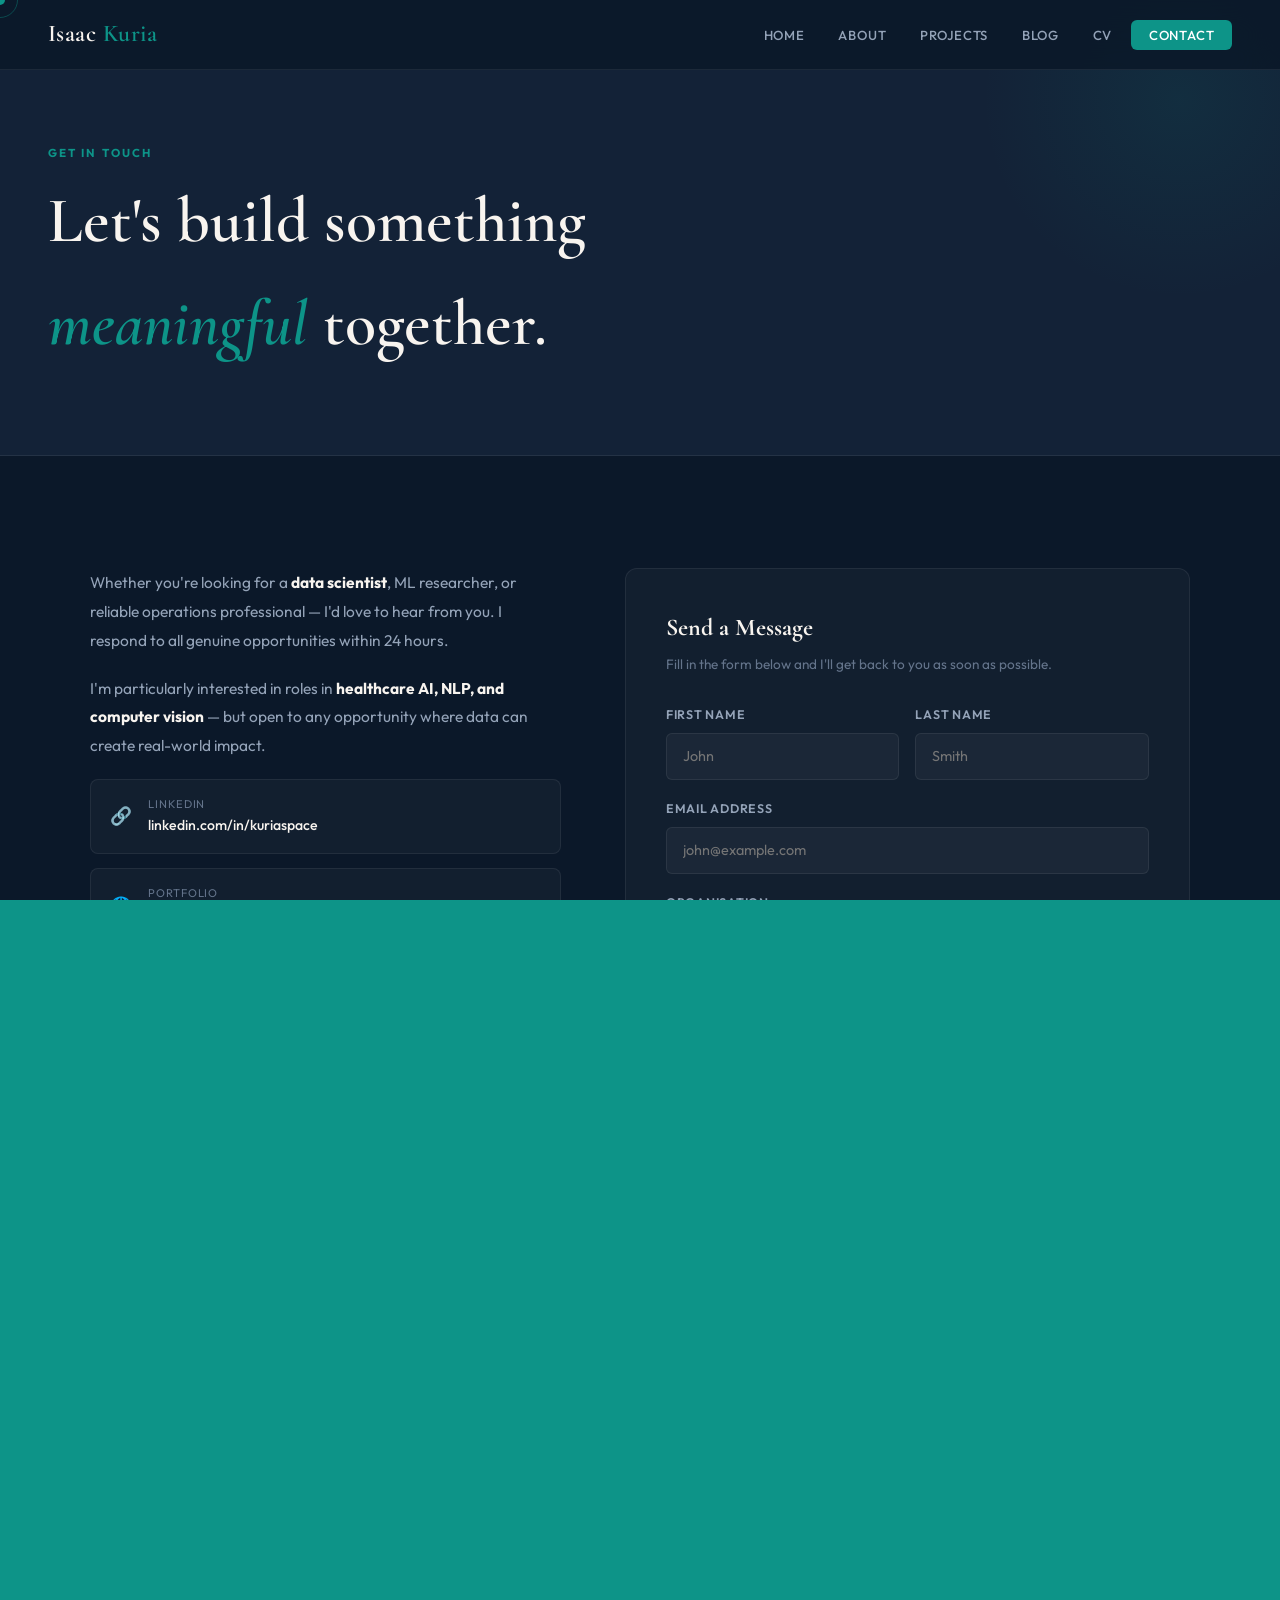
<file: contact.html>
<!DOCTYPE html>
<html lang="en">
<head>

<meta name="description" content="Get in touch with Isaac Kuria — Data Scientist & AI Researcher based in Aberdeen, Scotland.">
<meta property="og:type"        content="website" />
<meta property="og:url"         content="https://kuriaspace.github.io/contact.html" />
<meta property="og:title"       content="Contact — Isaac Kuria" />
<meta property="og:description" content="Open to data science, ML engineering & healthcare AI roles. Get in touch." />
<meta property="og:image"       content="https://kuriaspace.github.io/og-preview.png" />
<meta property="og:image:width" content="1200" />
<meta property="og:image:height" content="630" />
<meta name="twitter:card"       content="summary_large_image" />
<meta name="twitter:image"      content="https://kuriaspace.github.io/og-preview.png" />

<meta charset="UTF-8"/>
<link rel="icon" type="image/png" href="logo2.png"/>
<meta name="viewport" content="width=device-width, initial-scale=1.0"/>
<title>Contact — Isaac Kuria</title>
<link href="https://fonts.googleapis.com/css2?family=Cormorant+Garamond:ital,wght@0,400;0,600;0,700;1,400;1,600&family=Outfit:wght@300;400;500;600&display=swap" rel="stylesheet"/>
<link rel="stylesheet" href="styles.css"/>
<style>
.page-hero { padding:9rem 3rem 5rem; background:var(--navy2); border-bottom:1px solid var(--border); position:relative; overflow:hidden; }
.page-hero::before { content:''; position:absolute; top:-100px; right:-100px; width:400px; height:400px; background:radial-gradient(circle,rgba(13,148,136,0.1) 0%,transparent 70%); border-radius:50%; }
.page-hero-label { font-size:0.72rem; font-weight:700; letter-spacing:0.18em; text-transform:uppercase; color:var(--teal); margin-bottom:0.5rem; animation:fadeUp 0.6s ease both; }
.page-hero h1 { font-family:'Cormorant Garamond',serif; font-size:clamp(2.5rem,5vw,4rem); font-weight:600; color:var(--cream); animation:fadeUp 0.6s 0.1s ease both; }
.page-hero h1 em { color:var(--teal); font-style:italic; }
.contact-layout { display:grid; grid-template-columns:1fr 1.2fr; gap:4rem; align-items:start; }
.contact-intro p { color:var(--gray-light); line-height:1.85; margin-bottom:1.2rem; font-size:0.97rem; }
.contact-links-stack { display:flex; flex-direction:column; gap:0.9rem; margin-bottom:2rem; }
.avail-box { background:rgba(13,148,136,0.08); border:1px solid rgba(13,148,136,0.25); border-radius:8px; padding:1.2rem 1.5rem; display:flex; align-items:center; gap:1rem; }
.avail-dot { width:10px; height:10px; background:var(--teal-light); border-radius:50%; flex-shrink:0; animation:pulse 2s infinite; }
.avail-text { font-size:0.88rem; color:var(--teal-light); font-weight:500; }
.avail-sub { font-size:0.78rem; color:var(--gray); margin-top:0.15rem; }
.form-card { background:var(--card-bg); border:1px solid var(--border); border-radius:12px; padding:2.5rem; }
.form-card h3 { font-family:'Cormorant Garamond',serif; font-size:1.5rem; color:var(--cream); margin-bottom:0.4rem; }
.form-card p { color:var(--gray); font-size:0.85rem; margin-bottom:1.8rem; }
.form-group { margin-bottom:1.2rem; }
.form-group label { display:block; font-size:0.78rem; font-weight:600; letter-spacing:0.06em; text-transform:uppercase; color:var(--gray-light); margin-bottom:0.5rem; }
.form-group input, .form-group select, .form-group textarea {
  width:100%; background:rgba(255,255,255,0.04); border:1px solid var(--border);
  border-radius:6px; padding:0.85rem 1rem; color:var(--cream);
  font-family:'Outfit',sans-serif; font-size:0.9rem;
  transition:border-color var(--transition), box-shadow var(--transition);
  outline:none; resize:vertical;
}
.form-group input:focus, .form-group select:focus, .form-group textarea:focus {
  border-color:var(--teal); box-shadow:0 0 0 3px rgba(13,148,136,0.12);
}
.form-group select option { background:var(--navy2); color:var(--cream); }
.form-group textarea { min-height:130px; }
.form-row { display:grid; grid-template-columns:1fr 1fr; gap:1rem; }
.submit-btn { width:100%; background:var(--teal); color:var(--white); border:none; border-radius:6px; padding:1rem; font-size:0.92rem; font-weight:600; cursor:pointer; transition:all var(--transition); display:flex; align-items:center; justify-content:center; gap:0.5rem; }
.submit-btn:hover { background:var(--teal-light); transform:translateY(-2px); box-shadow:0 8px 24px rgba(13,148,136,0.35); }
.form-note { text-align:center; color:var(--gray); font-size:0.78rem; margin-top:0.8rem; }
.success-msg { display:none; background:rgba(13,148,136,0.1); border:1px solid rgba(13,148,136,0.3); border-radius:8px; padding:1.2rem; text-align:center; color:var(--teal-light); font-size:0.9rem; margin-top:1rem; }
.interest-grid { display:grid; grid-template-columns:1fr 1fr; gap:0.8rem; margin-top:3rem; }
.interest-card { background:var(--card-bg); border:1px solid var(--border); border-radius:8px; padding:1.2rem; transition:all var(--transition); text-align:center; }
.interest-card:hover { border-color:var(--teal); transform:translateY(-3px); }
.interest-icon { font-size:1.5rem; margin-bottom:0.5rem; }
.interest-title { font-size:0.88rem; font-weight:600; color:var(--cream); margin-bottom:0.3rem; }
.interest-desc { font-size:0.78rem; color:var(--gray); line-height:1.5; }
@media(max-width:900px) { .contact-layout { grid-template-columns:1fr; gap:2.5rem; } .form-row { grid-template-columns:1fr; } .interest-grid { grid-template-columns:1fr; } }
</style>
</head>
<body>
<div class="page-transition"></div>
<div id="progress-bar"></div>
<div class="cursor"></div>
<div class="cursor-ring"></div>

<nav>
  <div class="nav-logo">Isaac <span>Kuria</span></div>
  <ul class="nav-links">
    <li><a href="index.html" data-transition>Home</a></li>
    <li><a href="about.html" data-transition>About</a></li>
    <li><a href="projects.html" data-transition>Projects</a></li>
    <li><a href="blog.html" data-transition>Blog</a></li>
    <li><a href="cv.html" data-transition>CV</a></li>
    <li><a href="contact.html" data-transition class="active nav-cta">Contact</a></li>
  </ul>
  <div class="hamburger"><span></span><span></span><span></span></div>
</nav>
<div class="mobile-menu">
  <a href="index.html" data-transition>Home</a>
  <a href="about.html" data-transition>About</a>
  <a href="projects.html" data-transition>Projects</a>
  <a href="blog.html" data-transition>Blog</a>
  <a href="cv.html" data-transition>CV</a>
  <a href="contact.html" data-transition>Contact</a>
</div>

<div class="page-hero">
  <div class="page-hero-label">Get In Touch</div>
  <h1>Let's build something<br/><em>meaningful</em> together.</h1>
</div>

<section class="section">
  <div class="section-inner">
    <div class="contact-layout">

      <!-- LEFT -->
      <div class="reveal">
        <div class="contact-intro">
          <p>Whether you're looking for a <strong style="color:var(--cream)">data scientist</strong>, ML researcher, or reliable operations professional — I'd love to hear from you. I respond to all genuine opportunities within 24 hours.</p>
          <p>I'm particularly interested in roles in <strong style="color:var(--cream)">healthcare AI, NLP, and computer vision</strong> — but open to any opportunity where data can create real-world impact.</p>
        </div>

        <div class="contact-links-stack">
          <a href="https://www.linkedin.com/in/kuriaspace" target="_blank" class="contact-link">
            <span class="contact-icon">🔗</span>
            <div><span class="contact-label">LinkedIn</span><span class="contact-val">linkedin.com/in/kuriaspace</span></div>
          </a>
          <a href="https://kuriaspace.github.io" target="_blank" class="contact-link">
            <span class="contact-icon">🌐</span>
            <div><span class="contact-label">Portfolio</span><span class="contact-val">kuriaspace.github.io</span></div>
          </a>
        </div>

        <div class="avail-box">
          <div class="avail-dot"></div>
          <div>
            <div class="avail-text">Immediately Available</div>
            <div class="avail-sub">Open to full-time, part-time, placement, and contract roles</div>
          </div>
        </div>

        <div class="interest-grid" style="margin-top:2rem;">
          <div class="interest-card"><div class="interest-icon">🏥</div><div class="interest-title">Healthcare & NHS</div><div class="interest-desc">AI for diagnostics, clinical decision support, health data analytics</div></div>
          <div class="interest-card"><div class="interest-icon">✈️</div><div class="interest-title">Aviation & Infrastructure</div><div class="interest-desc">Operational data, safety systems, management support</div></div>
          <div class="interest-card"><div class="interest-icon">💻</div><div class="interest-title">Tech & Startups</div><div class="interest-desc">ML engineering, data pipelines, NLP products</div></div>
          <div class="interest-card"><div class="interest-icon">🌍</div><div class="interest-title">NGOs & Development</div><div class="interest-desc">Data for social good, community impact, humanitarian tech</div></div>
        </div>
      </div>

      <!-- RIGHT: FORM -->
      <div class="reveal delay-1">
        <div class="form-card">
          <h3>Send a Message</h3>
          <p>Fill in the form below and I'll get back to you as soon as possible.</p>
          <form id="contact-form">
            <div class="form-row">
              <div class="form-group">
                <label>First Name</label>
                <input type="text" placeholder="John" required/>
              </div>
              <div class="form-group">
                <label>Last Name</label>
                <input type="text" placeholder="Smith" required/>
              </div>
            </div>
            <div class="form-group">
              <label>Email Address</label>
              <input type="email" placeholder="john@example.com" required/>
            </div>
            <div class="form-group">
              <label>Organisation</label>
              <input type="text" placeholder="Company or Institution (optional)"/>
            </div>
            <div class="form-group">
              <label>Opportunity Type</label>
              <select required>
                <option value="" disabled selected>Select an option</option>
                <option>Employment</option>
                <option>Research Placement</option>
                <option>Collaboration / Partnership</option>
                <option>Consulting</option>
                <option>NHS / Healthcare</option>
                <option>Other</option>
              </select>
            </div>
            <div class="form-group">
              <label>Message</label>
              <textarea placeholder="Tell me about the opportunity or how we can work together..." required></textarea>
            </div>
            <button type="submit" class="submit-btn">
              <span>Send Message</span> <span>→</span>
            </button>
            <p class="form-note">Or email directly at <a href="mailto:i.kuria@hotmail.com" style="color:var(--teal-light);">i.kuria@hotmail.com</a></p>
          </form>
          <div class="success-msg" id="success-msg">✅ Thank you! Your message has been sent. I'll get back to you soonest.</div>
        </div>
      </div>
    </div>
  </div>
</section>

<button id="back-top">↑</button>
<footer><p>© 2026 <span>Isaac Kuria</span> · Data Scientist & AI Researcher · Commonwealth Scholar · <a href="https://kuriaspace.github.io" style="color:var(--gold);">kuriaspace.github.io</a></p></footer>
<script src="main.js"></script>
<script>
// Form submission handler — sends to Google Sheets
document.getElementById('contact-form')?.addEventListener('submit', async function(e) {
  e.preventDefault();
  const btn = this.querySelector('.submit-btn');
  const successMsg = document.getElementById('success-msg');
  const fields = this.querySelectorAll('input, select, textarea');

  // Show loading state
  btn.innerHTML = '<span>Sending...</span>';
  btn.disabled = true;

  const payload = {
    firstName:    fields[0].value.trim(),
    lastName:     fields[1].value.trim(),
    email:        fields[2].value.trim(),
    organisation: fields[3].value.trim(),
    type:         fields[4].value,
    message:      fields[5].value.trim()
  };

  try {
    await fetch('https://script.google.com/macros/s/AKfycbxM7Gq_zcsktGzSpP4TOd90d613nnLTFSAa7X4DQQwC9oHzYo4R4UtuoDhGXPlEL73M0A/exec', {
      method: 'POST',
      mode: 'no-cors',
      headers: { 'Content-Type': 'application/json' },
      body: JSON.stringify(payload)
    });
    // Show success
    successMsg.style.display = 'block';
    successMsg.textContent = '✅ Thank you! Your message has been received. I\'ll get back to you within 24 hours.';
    this.reset();
  } catch (err) {
    successMsg.style.display = 'block';
    successMsg.style.background = 'rgba(220,38,38,0.1)';
    successMsg.style.borderColor = 'rgba(220,38,38,0.3)';
    successMsg.style.color = '#f87171';
    successMsg.textContent = '❌ Something went wrong. Please email me directly at i.kuria@hotmail.com';
  } finally {
    btn.innerHTML = '<span>Send Message</span> <span>→</span>';
    btn.disabled = false;
  }
});
</script>
</body>
</html>
</file>
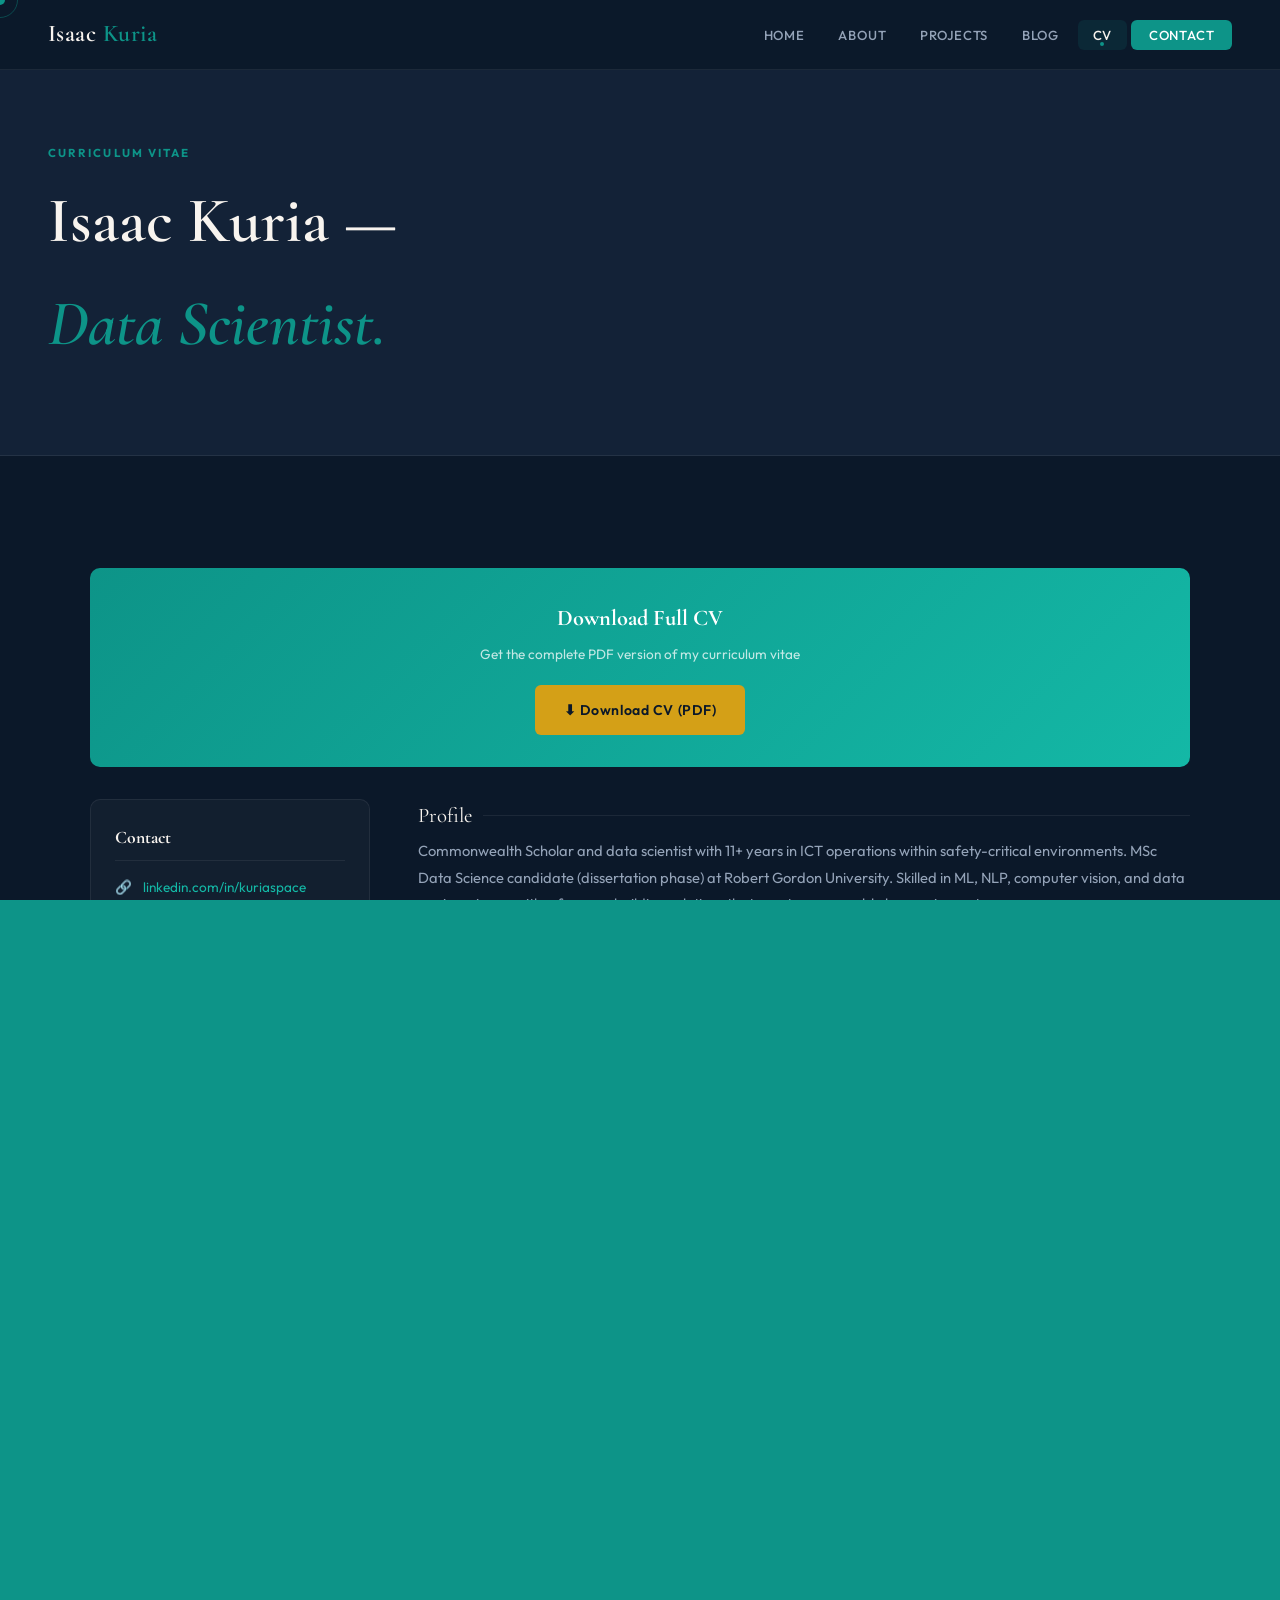
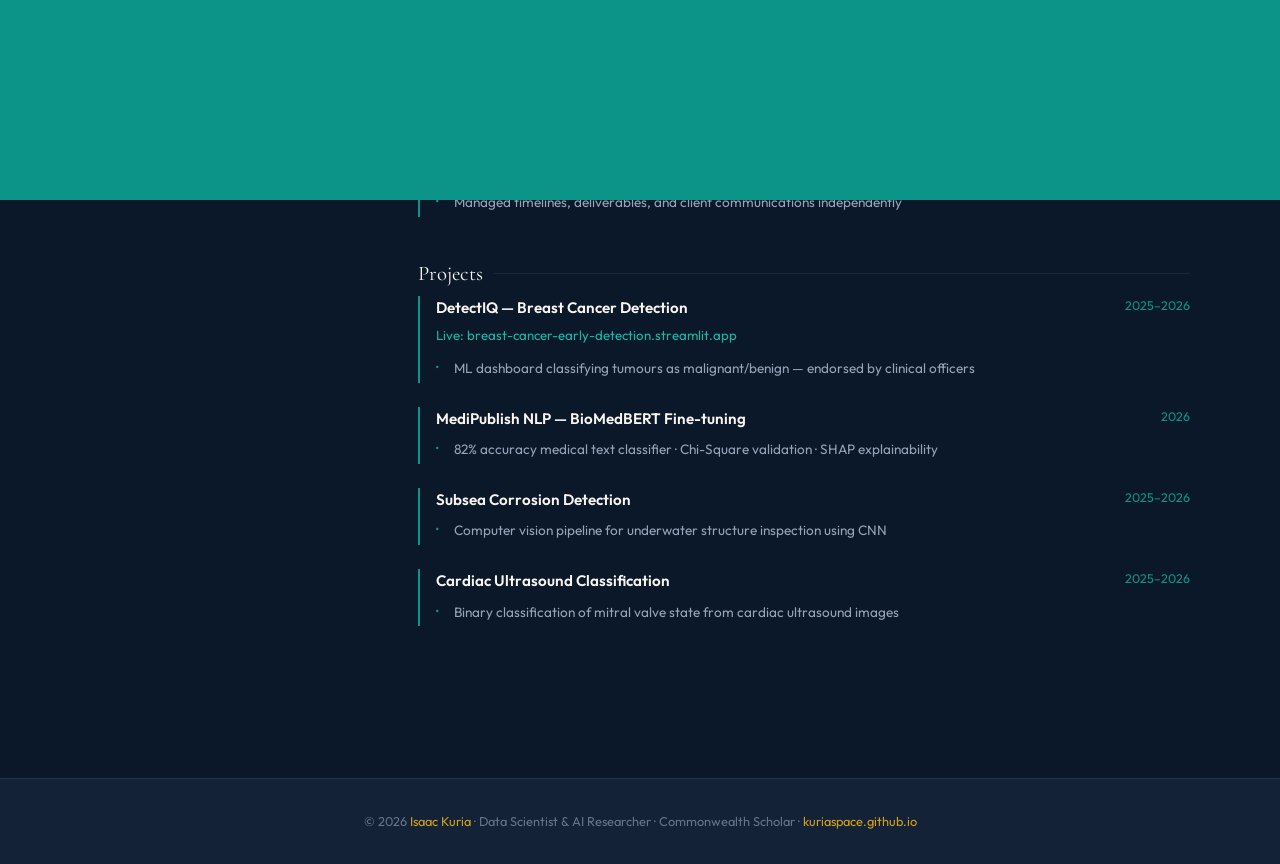
<file: cv.html>
<!DOCTYPE html>
<html lang="en">
<head>

<meta name="description" content="View or download Isaac Kuria's CV — Data Scientist & AI Researcher, MSc candidate at Robert Gordon University.">
<meta property="og:type"        content="website" />
<meta property="og:url"         content="https://kuriaspace.github.io/cv.html" />
<meta property="og:title"       content="CV — Isaac Kuria | Data Scientist" />
<meta property="og:description" content="MSc Data Science at RGU. Commonwealth Scholar. 11+ years ICT experience. First Class BSc." />
<meta property="og:image"       content="https://kuriaspace.github.io/og-preview.png" />
<meta property="og:image:width" content="1200" />
<meta property="og:image:height" content="630" />
<meta name="twitter:card"       content="summary_large_image" />
<meta name="twitter:image"      content="https://kuriaspace.github.io/og-preview.png" />  
<meta charset="UTF-8"/>
<link rel="icon" type="image/png" href="logo2.png"/>
<meta name="viewport" content="width=device-width, initial-scale=1.0"/>
<title>CV — Isaac Kuria</title>
<link href="https://fonts.googleapis.com/css2?family=Cormorant+Garamond:ital,wght@0,400;0,600;0,700;1,400;1,600&family=Outfit:wght@300;400;500;600&display=swap" rel="stylesheet"/>
<link rel="stylesheet" href="styles.css"/>
<style>
.page-hero { padding:9rem 3rem 5rem; background:var(--navy2); border-bottom:1px solid var(--border); position:relative; overflow:hidden; }
.page-hero-label { font-size:0.72rem; font-weight:700; letter-spacing:0.18em; text-transform:uppercase; color:var(--teal); margin-bottom:0.5rem; animation:fadeUp 0.6s ease both; }
.page-hero h1 { font-family:'Cormorant Garamond',serif; font-size:clamp(2.5rem,5vw,4rem); font-weight:600; color:var(--cream); animation:fadeUp 0.6s 0.1s ease both; }
.page-hero h1 em { color:var(--teal); font-style:italic; }
.cv-layout { display:grid; grid-template-columns:280px 1fr; gap:3rem; align-items:start; }
.cv-sidebar { position:sticky; top:90px; }
.cv-panel { background:var(--card-bg); border:1px solid var(--border); border-radius:10px; padding:1.5rem; margin-bottom:1.2rem; }
.cv-panel h3 { font-family:'Cormorant Garamond',serif; font-size:1.1rem; color:var(--cream); margin-bottom:1rem; padding-bottom:0.5rem; border-bottom:1px solid var(--border); }
.cv-contact-item { display:flex; align-items:flex-start; gap:0.7rem; margin-bottom:0.8rem; font-size:0.85rem; color:var(--gray-light); }
.cv-contact-item a { color:var(--teal-light); text-decoration:none; }
.cv-contact-item a:hover { color:var(--gold); }
.cv-skill-bar { margin-bottom:0.9rem; }
.cv-skill-name { display:flex; justify-content:space-between; font-size:0.8rem; color:var(--gray-light); margin-bottom:0.3rem; }
.cv-bar-track { height:4px; background:var(--border); border-radius:2px; overflow:hidden; }
.cv-bar-fill { height:100%; background:linear-gradient(90deg, var(--teal), var(--teal-light)); border-radius:2px; width:0; transition:width 1.2s cubic-bezier(0.4,0,0.2,1); }
.cv-main { }
.cv-section { margin-bottom:2.5rem; }
.cv-section-title { font-family:'Cormorant Garamond',serif; font-size:1.3rem; color:var(--cream); margin-bottom:0.4rem; display:flex; align-items:center; gap:0.7rem; }
.cv-section-title::after { content:''; flex:1; height:1px; background:var(--border); }
.cv-entry { margin-bottom:1.5rem; padding-left:1rem; border-left:2px solid var(--teal); }
.cv-entry-header { display:flex; justify-content:space-between; align-items:flex-start; gap:1rem; margin-bottom:0.3rem; flex-wrap:wrap; }
.cv-entry-title { font-weight:600; color:var(--cream); font-size:0.95rem; }
.cv-entry-date { font-size:0.78rem; color:var(--teal); white-space:nowrap; }
.cv-entry-org { color:var(--teal-light); font-size:0.83rem; margin-bottom:0.5rem; }
.cv-entry ul { list-style:none; }
.cv-entry ul li { color:var(--gray-light); font-size:0.85rem; padding:0.2rem 0; padding-left:1.1rem; position:relative; line-height:1.6; }
.cv-entry ul li::before { content:'·'; position:absolute; left:0; color:var(--teal); font-size:1.2rem; line-height:1; }
.download-bar { background:linear-gradient(135deg,var(--teal),var(--teal-light)); border-radius:10px; padding:2rem; text-align:center; margin-bottom:2rem; }
.download-bar h3 { font-family:'Cormorant Garamond',serif; font-size:1.4rem; color:var(--white); margin-bottom:0.5rem; }
.download-bar p { color:rgba(255,255,255,0.75); font-size:0.85rem; margin-bottom:1.2rem; }
@media(max-width:900px) { .cv-layout { grid-template-columns:1fr; } .cv-sidebar { position:static; } }
</style>
</head>
<body>
<div class="page-transition"></div>
<div id="progress-bar"></div>
<div class="cursor"></div>
<div class="cursor-ring"></div>

<nav>
  <div class="nav-logo">Isaac <span>Kuria</span></div>
  <ul class="nav-links">
    <li><a href="index.html" data-transition>Home</a></li>
    <li><a href="about.html" data-transition>About</a></li>
    <li><a href="projects.html" data-transition>Projects</a></li>
    <li><a href="blog.html" data-transition>Blog</a></li>
    <li><a href="cv.html" data-transition class="active">CV</a></li>
    <li><a href="contact.html" data-transition class="nav-cta">Contact</a></li>
  </ul>
  <div class="hamburger"><span></span><span></span><span></span></div>
</nav>
<div class="mobile-menu">
  <a href="index.html" data-transition>Home</a>
  <a href="about.html" data-transition>About</a>
  <a href="projects.html" data-transition>Projects</a>
  <a href="blog.html" data-transition>Blog</a>
  <a href="cv.html" data-transition>CV</a>
  <a href="contact.html" data-transition>Contact</a>
</div>

<div class="page-hero">
  <div class="page-hero-label">Curriculum Vitae</div>
  <h1>Isaac Kuria —<br/><em>Data Scientist.</em></h1>
</div>

<section class="section">
  <div class="section-inner">

    <div class="download-bar reveal">
      <h3>Download Full CV</h3>
      <p>Get the complete PDF version of my curriculum vitae</p>
      <a href="IsaacKuria_cv.pdf" download class="btn btn-gold">⬇ Download CV (PDF)</a>
    </div>

    <div class="cv-layout">
      <!-- SIDEBAR -->
      <div class="cv-sidebar reveal">
        <div class="cv-panel">
          <h3>Contact</h3>
          <div class="cv-contact-item">🔗 <a href="https://linkedin.com/in/kuriaspace" target="_blank">linkedin.com/in/kuriaspace</a></div>
          <div class="cv-contact-item">🌐 <a href="https://kuriaspace.github.io" target="_blank">kuriaspace.github.io</a></div>
        </div>
        <div class="cv-panel">
          <h3>Core Skills</h3>
          <div class="cv-skill-bar"><div class="cv-skill-name"><span>Python & SQL</span><span>95%</span></div><div class="cv-bar-track"><div class="cv-bar-fill" data-width="95"></div></div></div>
          <div class="cv-skill-bar"><div class="cv-skill-name"><span>Machine Learning</span><span>90%</span></div><div class="cv-bar-track"><div class="cv-bar-fill" data-width="90"></div></div></div>
          <div class="cv-skill-bar"><div class="cv-skill-name"><span>NLP / Transformers</span><span>85%</span></div><div class="cv-bar-track"><div class="cv-bar-fill" data-width="85"></div></div></div>
          <div class="cv-skill-bar"><div class="cv-skill-name"><span>Computer Vision</span><span>82%</span></div><div class="cv-bar-track"><div class="cv-bar-fill" data-width="82"></div></div></div>
          <div class="cv-skill-bar"><div class="cv-skill-name"><span>Data Engineering</span><span>88%</span></div><div class="cv-bar-track"><div class="cv-bar-fill" data-width="88"></div></div></div>
          <div class="cv-skill-bar"><div class="cv-skill-name"><span>Big Data (Spark)</span><span>78%</span></div><div class="cv-bar-track"><div class="cv-bar-fill" data-width="78"></div></div></div>
        </div>
        <div class="cv-panel">
          <h3>Languages</h3>
          <div style="color:var(--gray-light);font-size:0.85rem;margin-bottom:0.5rem;">🌍 English — Fluent</div>
          <div style="color:var(--gray-light);font-size:0.85rem;">🌍 Kiswahili — Native</div>
        </div>
        <div class="cv-panel">
          <h3>Certifications</h3>
          <div style="color:var(--gray-light);font-size:0.82rem;line-height:2;">
            📋 Diploma in Project Management<br/>
            🔒 IT & Cybersecurity<br/>
            🌐 CISCO IT Security<br/>
            🐍 Verified Python Coder<br/>
            🪪 SIA Licence (2029)
          </div>
        </div>
      </div>

      <!-- MAIN -->
      <div class="cv-main reveal delay-1">
        <div class="cv-section">
          <div class="cv-section-title">Profile</div>
          <p style="color:var(--gray-light);font-size:0.92rem;line-height:1.8;">Commonwealth Scholar and data scientist with 11+ years in ICT operations within safety-critical environments. MSc Data Science candidate (dissertation phase) at Robert Gordon University. Skilled in ML, NLP, computer vision, and data engineering — with a focus on building solutions that create measurable human impact.</p>
        </div>

        <div class="cv-section">
          <div class="cv-section-title">Education</div>
          <div class="cv-entry">
            <div class="cv-entry-header"><span class="cv-entry-title">MSc Data Science — Dissertation Phase 🏅</span><span class="cv-entry-date">2025 – 2026</span></div>
            <div class="cv-entry-org">Robert Gordon University, Aberdeen · Commonwealth Scholar</div>
            <ul><li>Machine Learning, NLP, Computer Vision, Data Engineering, Big Data</li><li>Modules: CMM544 NLP, CMM538 Computer Vision, Data Warehousing</li></ul>
          </div>
          <div class="cv-entry">
            <div class="cv-entry-header"><span class="cv-entry-title">BSc (Hons) Computer Science — First Class Honours</span><span class="cv-entry-date">2019 – 2022</span></div>
            <div class="cv-entry-org">St. Paul's University, Kenya</div>
          </div>
          <div class="cv-entry">
            <div class="cv-entry-header"><span class="cv-entry-title">Higher National Diploma — Computing & Informatics</span><span class="cv-entry-date">2011 – 2014</span></div>
            <div class="cv-entry-org">Kenya National Youth Service Engineering Institute</div>
          </div>
        </div>

        <div class="cv-section">
          <div class="cv-section-title">Experience</div>
          <div class="cv-entry">
            <div class="cv-entry-header"><span class="cv-entry-title">IT Support Assistant</span><span class="cv-entry-date">Jan – Aug 2025</span></div>
            <div class="cv-entry-org">East African School of Aviation | Nairobi, Kenya</div>
            <ul><li>Supported enterprise IT systems across classrooms, labs, and admin offices</li><li>Assisted with system configuration, backups, updates, and data integrity checks</li><li>Troubleshot infrastructure and application issues supporting operational continuity</li></ul>
          </div>
          <div class="cv-entry">
            <div class="cv-entry-header"><span class="cv-entry-title">IT Support & Operations Specialist</span><span class="cv-entry-date">Feb 2015 – Dec 2024</span></div>
            <div class="cv-entry-org">Kenya Civil Aviation Authority (KCAA) | Nairobi, Kenya</div>
            <ul><li>11 years supporting safety-critical ICT systems in regulated aviation environment</li><li>Managed EDMS platforms ensuring data integrity, version control, and compliance</li><li>Coordinated ICT project rollouts with cross-functional stakeholder management</li><li>Prepared operational reports and compliance documentation for senior management</li></ul>
          </div>
          <div class="cv-entry">
            <div class="cv-entry-header"><span class="cv-entry-title">Freelance IT & Data Consultant</span><span class="cv-entry-date">2017 – 2024</span></div>
            <div class="cv-entry-org">Self-Employed | Remote & Onsite</div>
            <ul><li>Data management and IT solutions for business clients across multiple projects</li><li>Managed timelines, deliverables, and client communications independently</li></ul>
          </div>
        </div>

        <div class="cv-section">
          <div class="cv-section-title">Projects</div>
          <div class="cv-entry">
            <div class="cv-entry-header"><span class="cv-entry-title">DetectIQ — Breast Cancer Detection</span><span class="cv-entry-date">2025–2026</span></div>
            <div class="cv-entry-org">Live: breast-cancer-early-detection.streamlit.app</div>
            <ul><li>ML dashboard classifying tumours as malignant/benign — endorsed by clinical officers</li></ul>
          </div>
          <div class="cv-entry">
            <div class="cv-entry-header"><span class="cv-entry-title">MediPublish NLP — BioMedBERT Fine-tuning</span><span class="cv-entry-date">2026</span></div>
            <ul><li>82% accuracy medical text classifier · Chi-Square validation · SHAP explainability</li></ul>
          </div>
          <div class="cv-entry">
            <div class="cv-entry-header"><span class="cv-entry-title">Subsea Corrosion Detection</span><span class="cv-entry-date">2025–2026</span></div>
            <ul><li>Computer vision pipeline for underwater structure inspection using CNN</li></ul>
          </div>
          <div class="cv-entry">
            <div class="cv-entry-header"><span class="cv-entry-title">Cardiac Ultrasound Classification</span><span class="cv-entry-date">2025–2026</span></div>
            <ul><li>Binary classification of mitral valve state from cardiac ultrasound images</li></ul>
          </div>
        </div>
      </div>
    </div>
  </div>
</section>

<button id="back-top">↑</button>
<footer><p>© 2026 <span>Isaac Kuria</span> · Data Scientist & AI Researcher · Commonwealth Scholar · <a href="https://kuriaspace.github.io" style="color:var(--gold);">kuriaspace.github.io</a></p></footer>
<script src="main.js"></script>
<script>
// Animate skill bars on scroll
const barObs = new IntersectionObserver(entries => {
  entries.forEach(e => {
    if (e.isIntersecting) {
      e.target.querySelectorAll('.cv-bar-fill').forEach(bar => {
        bar.style.width = bar.dataset.width + '%';
      });
      barObs.unobserve(e.target);
    }
  });
}, { threshold: 0.3 });
document.querySelectorAll('.cv-panel').forEach(el => barObs.observe(el));
</script>
</body>
</html>
</file>
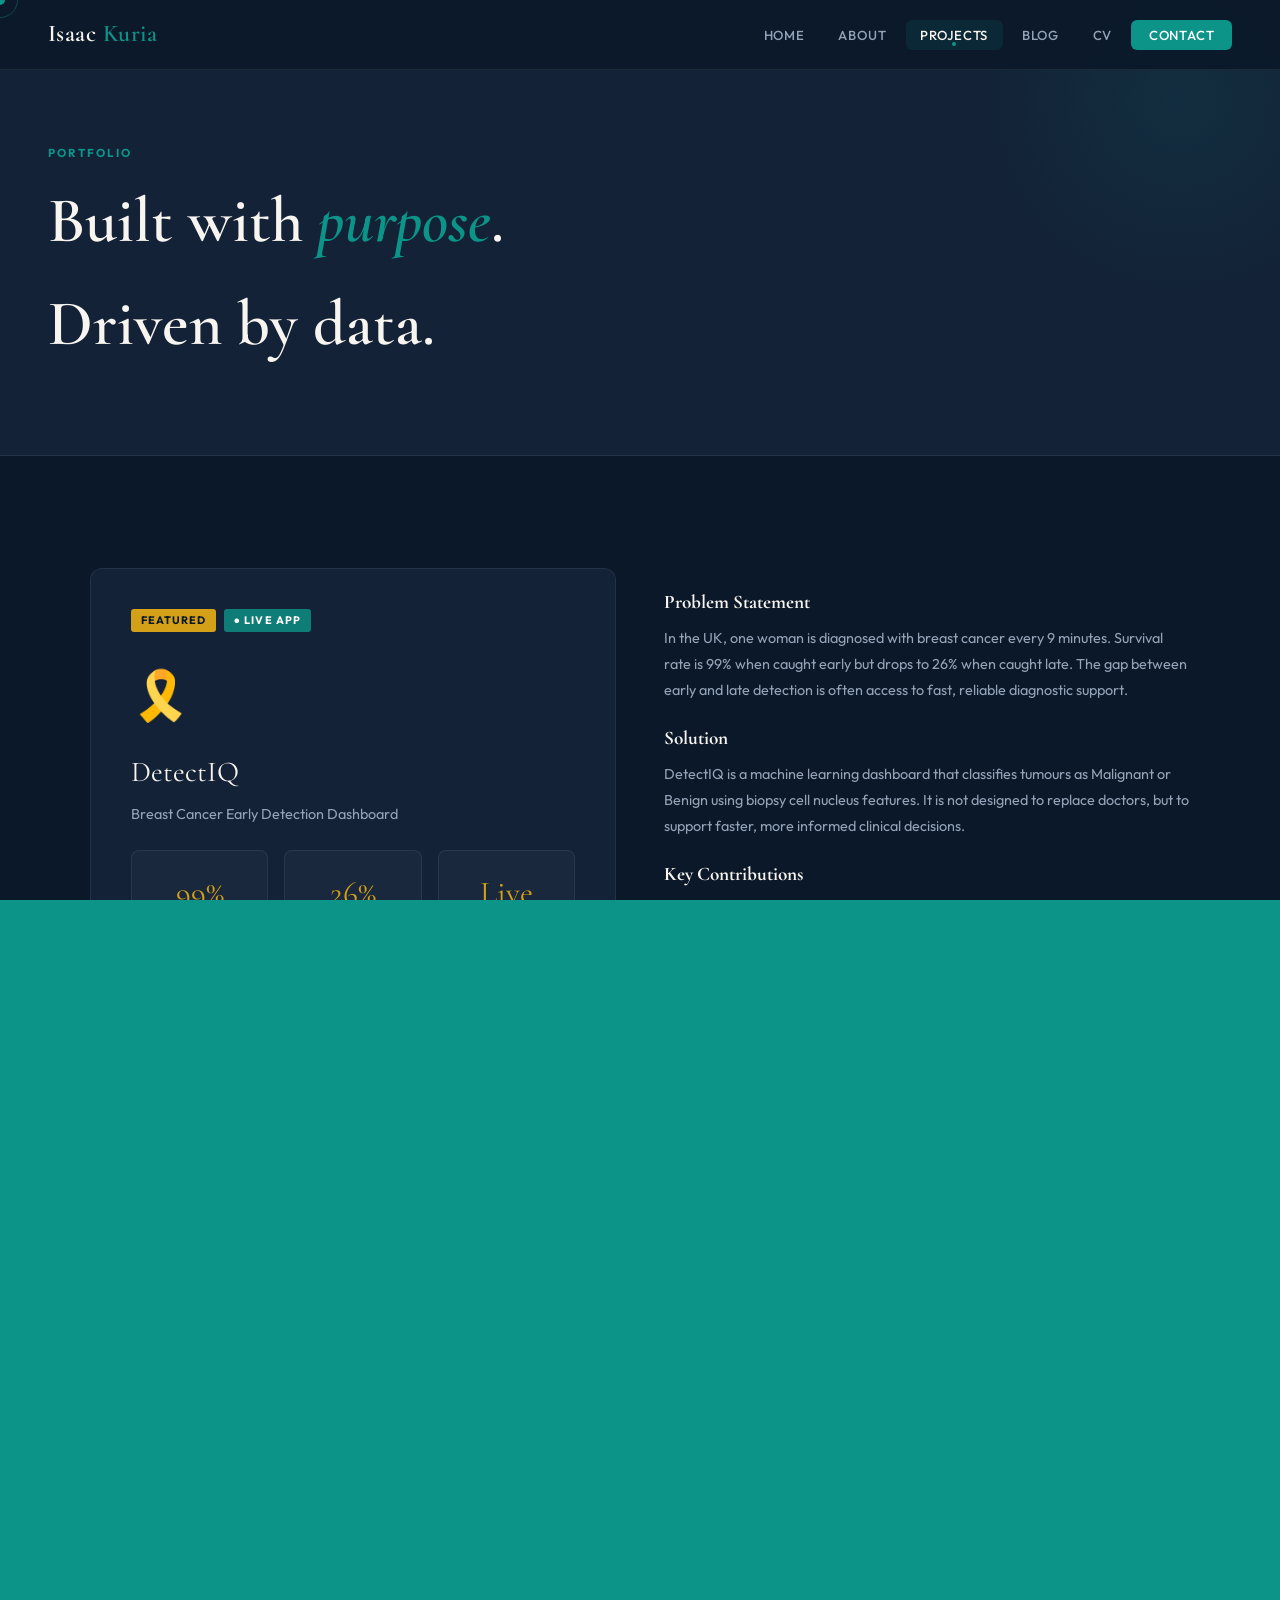
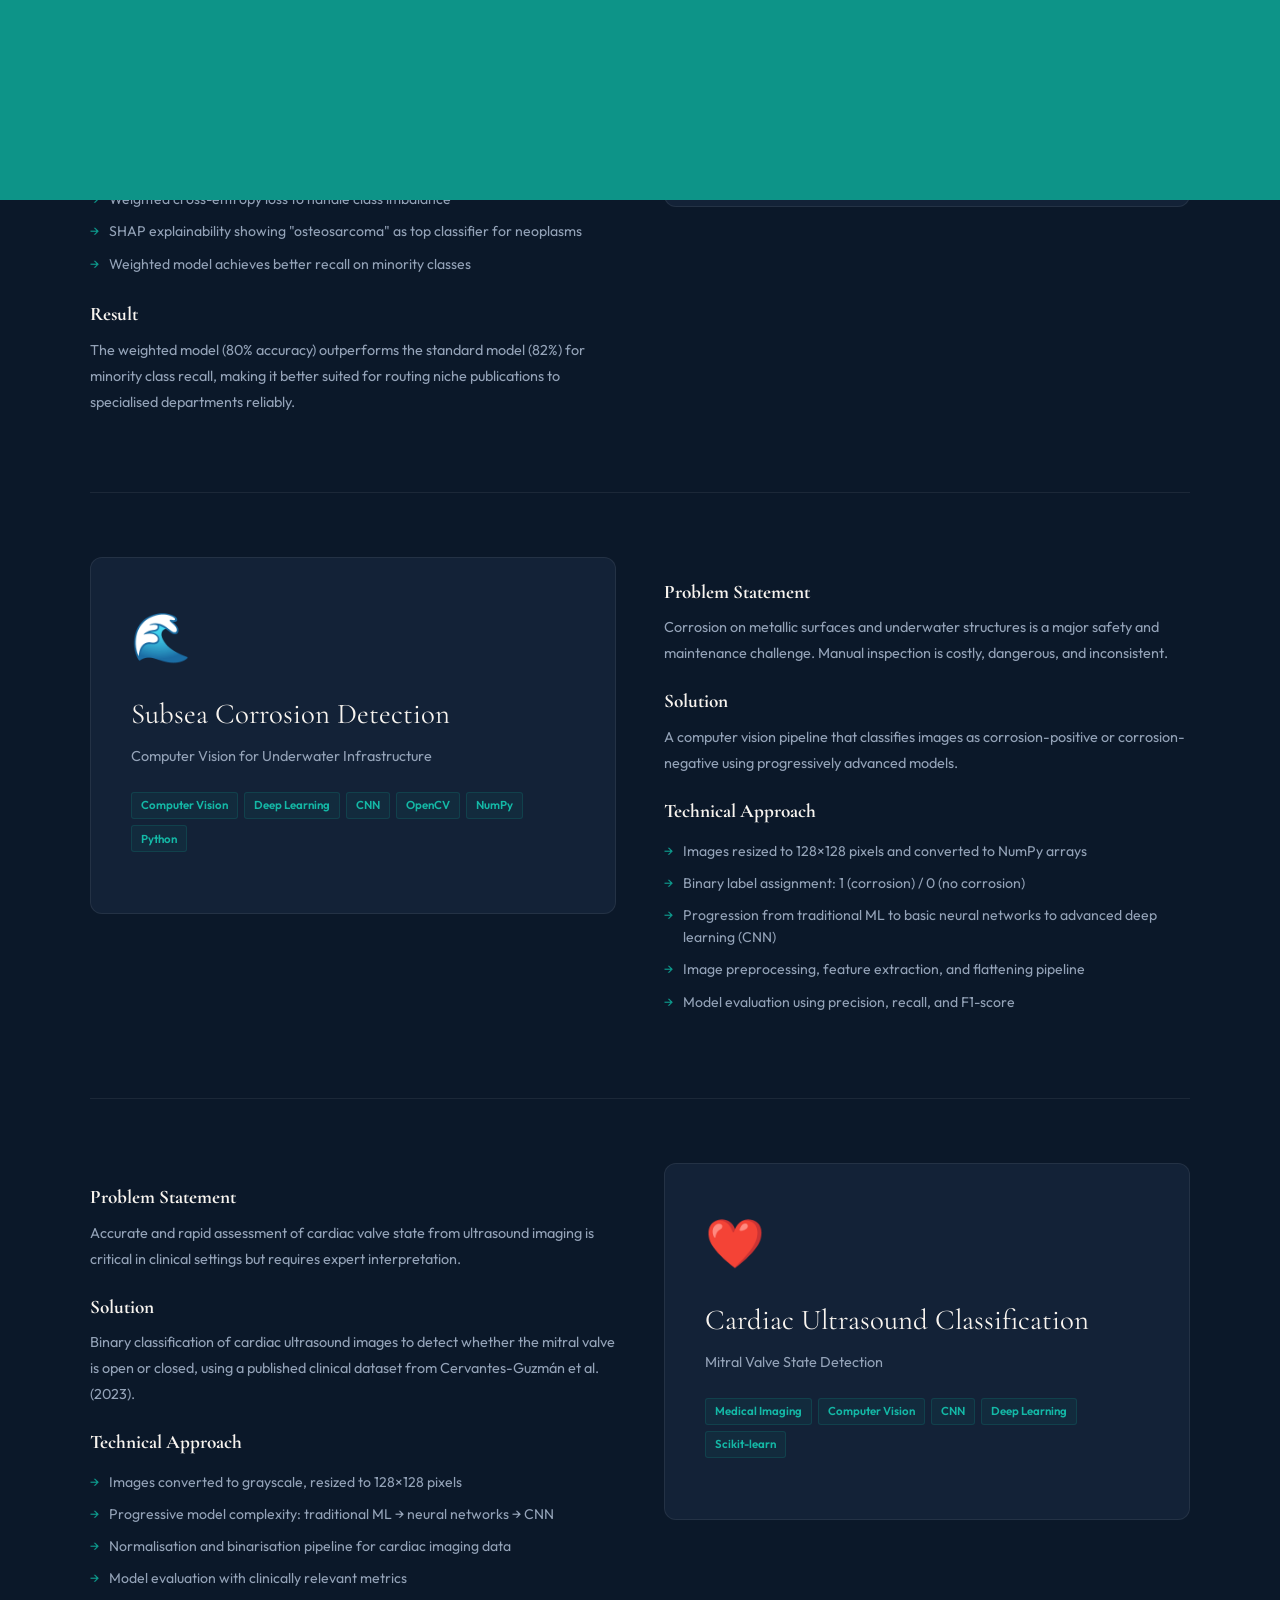
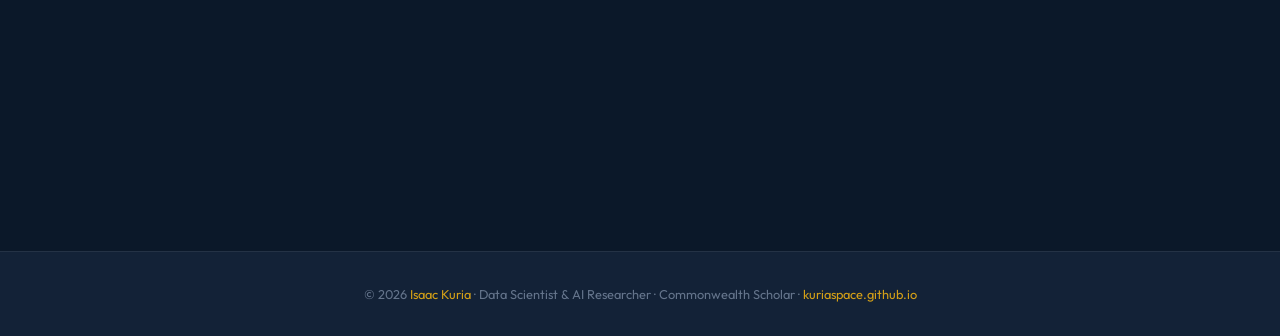
<file: projects.html>
<!DOCTYPE html>
<html lang="en">
<head>

<meta name="description" content="Explore Isaac Kuria's AI/ML projects, including breast cancer detection models, NLP tools, and computer vision applications.">
<meta property="og:type"        content="website" />
<meta property="og:url"         content="https://kuriaspace.github.io/projects.html" />
<meta property="og:title"       content="Projects — Isaac Kuria" />
<meta property="og:description" content="Healthcare AI, NLP & Computer Vision projects. Live app: DetectIQ breast cancer early detection." />
<meta property="og:image"       content="https://kuriaspace.github.io/og-preview.png" />
<meta property="og:image:width" content="1200" />
<meta property="og:image:height" content="630" />
<meta name="twitter:card"       content="summary_large_image" />
<meta name="twitter:image"      content="https://kuriaspace.github.io/og-preview.png" />
  
<meta charset="UTF-8"/>
<link rel="icon" type="image/png" href="logo2.png"/>
<meta name="viewport" content="width=device-width, initial-scale=1.0"/>
<title>Projects — Isaac Kuria</title>
<link href="https://fonts.googleapis.com/css2?family=Cormorant+Garamond:ital,wght@0,400;0,600;0,700;1,400;1,600&family=Outfit:wght@300;400;500;600&display=swap" rel="stylesheet"/>
<link rel="stylesheet" href="styles.css"/>
<style>
.page-hero { padding:9rem 3rem 5rem; background:var(--navy2); border-bottom:1px solid var(--border); position:relative; overflow:hidden; }
.page-hero::before { content:''; position:absolute; top:-100px; right:-100px; width:400px; height:400px; background:radial-gradient(circle,rgba(13,148,136,0.1) 0%,transparent 70%); border-radius:50%; }
.page-hero-label { font-size:0.72rem; font-weight:700; letter-spacing:0.18em; text-transform:uppercase; color:var(--teal); margin-bottom:0.5rem; animation:fadeUp 0.6s ease both; }
.page-hero h1 { font-family:'Cormorant Garamond',serif; font-size:clamp(2.5rem,5vw,4rem); font-weight:600; color:var(--cream); animation:fadeUp 0.6s 0.1s ease both; }
.page-hero h1 em { color:var(--teal); font-style:italic; }
.filter-bar { display:flex; gap:0.6rem; flex-wrap:wrap; margin-bottom:2.5rem; }
.filter-btn { padding:0.45rem 1.1rem; border-radius:20px; border:1px solid var(--border); background:transparent; color:var(--gray-light); font-size:0.8rem; font-weight:500; cursor:pointer; transition:all var(--transition); }
.filter-btn:hover, .filter-btn.active { background:var(--teal); border-color:var(--teal); color:var(--white); }
.full-project { margin-bottom:4rem; padding-bottom:4rem; border-bottom:1px solid var(--border); }
.full-project:last-child { border-bottom:none; }
.fp-grid { display:grid; grid-template-columns:1fr 1fr; gap:3rem; align-items:start; }
.fp-grid.reverse { direction:rtl; }
.fp-grid.reverse > * { direction:ltr; }
.fp-header { background:var(--navy2); border:1px solid var(--border); border-radius:12px; padding:2.5rem; }
.fp-icon { font-size:3rem; margin-bottom:1rem; }
.fp-title { font-family:'Cormorant Garamond',serif; font-size:1.8rem; color:var(--cream); margin-bottom:0.5rem; }
.fp-sub { color:var(--gray-light); font-size:0.9rem; }
.fp-body { }
.fp-body h3 { font-family:'Cormorant Garamond',serif; font-size:1.2rem; color:var(--cream); margin:1.2rem 0 0.5rem; }
.fp-body p { color:var(--gray-light); font-size:0.9rem; line-height:1.8; margin-bottom:0.8rem; }
.fp-body ul { list-style:none; margin-bottom:1rem; }
.fp-body ul li { color:var(--gray-light); font-size:0.88rem; padding:0.3rem 0; padding-left:1.2rem; position:relative; }
.fp-body ul li::before { content:'→'; position:absolute; left:0; color:var(--teal); }
.metric-grid { display:grid; grid-template-columns:repeat(3,1fr); gap:1rem; margin:1.2rem 0; }
.metric-box { background:var(--card-bg); border:1px solid var(--border); border-radius:8px; padding:1rem; text-align:center; }
.metric-box .num { font-family:'Cormorant Garamond',serif; font-size:2rem; color:var(--gold); }
.metric-box .lbl { font-size:0.72rem; color:var(--gray-light); margin-top:0.2rem; }
@media(max-width:768px) { .fp-grid, .fp-grid.reverse { grid-template-columns:1fr; direction:ltr; } }
</style>
</head>
<body>
<div class="page-transition"></div>
<div id="progress-bar"></div>
<div class="cursor"></div>
<div class="cursor-ring"></div>

<nav>
  <div class="nav-logo">Isaac <span>Kuria</span></div>
  <ul class="nav-links">
    <li><a href="index.html" data-transition>Home</a></li>
    <li><a href="about.html" data-transition>About</a></li>
    <li><a href="projects.html" data-transition class="active">Projects</a></li>
    <li><a href="blog.html" data-transition>Blog</a></li>
    <li><a href="cv.html" data-transition>CV</a></li>
    <li><a href="contact.html" data-transition class="nav-cta">Contact</a></li>
  </ul>
  <div class="hamburger"><span></span><span></span><span></span></div>
</nav>
<div class="mobile-menu">
  <a href="index.html" data-transition>Home</a>
  <a href="about.html" data-transition>About</a>
  <a href="projects.html" data-transition>Projects</a>
  <a href="blog.html" data-transition>Blog</a>
  <a href="cv.html" data-transition>CV</a>
  <a href="contact.html" data-transition>Contact</a>
</div>

<div class="page-hero">
  <div class="page-hero-label">Portfolio</div>
  <h1>Built with <em>purpose</em>.<br/>Driven by data.</h1>
</div>

<section class="section">
  <div class="section-inner">

    <!-- PROJECT 1 -->
    <div class="full-project reveal">
      <div class="fp-grid">
        <div class="fp-header">
          <div style="display:flex;gap:0.5rem;margin-bottom:1rem;">
            <span class="badge badge-gold">Featured</span>
            <span class="badge badge-teal">● Live App</span>
          </div>
          <div class="fp-icon">🎗️</div>
          <div class="fp-title">DetectIQ</div>
          <div class="fp-sub">Breast Cancer Early Detection Dashboard</div>
          <div class="metric-grid" style="margin-top:1.5rem;">
            <div class="metric-box"><div class="num">99%</div><div class="lbl">Survival (early)</div></div>
            <div class="metric-box"><div class="num">26%</div><div class="lbl">Survival (late)</div></div>
            <div class="metric-box"><div class="num">Live</div><div class="lbl">Deployed App</div></div>
          </div>
          <div class="tags" style="margin-top:1rem;"><span class="tag">Python</span><span class="tag">Scikit-learn</span><span class="tag">Streamlit</span><span class="tag">ML Classification</span><span class="tag">EDA</span><span class="tag">Healthcare AI</span></div>
          <div style="margin-top:1.2rem;"><a href="https://breast-cancer-early-detection.streamlit.app/" target="_blank" class="btn btn-primary" style="font-size:0.85rem;">View Live App →</a></div>
        </div>
        <div class="fp-body">
          <h3>Problem Statement</h3>
          <p>In the UK, one woman is diagnosed with breast cancer every 9 minutes. Survival rate is 99% when caught early but drops to 26% when caught late. The gap between early and late detection is often access to fast, reliable diagnostic support.</p>
          <h3>Solution</h3>
          <p>DetectIQ is a machine learning dashboard that classifies tumours as Malignant or Benign using biopsy cell nucleus features. It is not designed to replace doctors, but to support faster, more informed clinical decisions.</p>
          <h3>Key Contributions</h3>
          <ul>
            <li>Exploratory data analysis on the Wisconsin Breast Cancer Dataset</li>
            <li>Feature engineering and selection of key cell nucleus measurements</li>
            <li>Trained and evaluated multiple classification models (Logistic Regression, SVM, Random Forest)</li>
            <li>Deployed as an interactive Streamlit web application</li>
            <li>Endorsed by clinical officers and registered nurses on LinkedIn</li>
          </ul>
          <h3>Impact</h3>
          <p>The project has attracted attention from NHS-tagged organisations on LinkedIn and received endorsement from healthcare professionals including a Registered Nurse and a Clinical Officer who noted it "makes diagnosis faster."</p>
        </div>
      </div>
    </div>

    <!-- PROJECT 2 -->
    <div class="full-project reveal">
      <div class="fp-grid reverse">
        <div class="fp-header">
          <div class="fp-icon">🧠</div>
          <div class="fp-title">MediPublish NLP</div>
          <div class="fp-sub">Medical Text Classification with BioMedBERT</div>
          <div class="metric-grid" style="margin-top:1.5rem;">
            <div class="metric-box"><div class="num">82%</div><div class="lbl">Accuracy</div></div>
            <div class="metric-box"><div class="num">5</div><div class="lbl">Disease Classes</div></div>
            <div class="metric-box"><div class="num">2M+</div><div class="lbl">Words Processed</div></div>
          </div>
          <div class="tags" style="margin-top:1rem;"><span class="tag">NLP</span><span class="tag">BioMedBERT</span><span class="tag">PyTorch</span><span class="tag">SHAP</span><span class="tag">Transformers</span><span class="tag">Chi-Square</span></div>
        </div>
        <div class="fp-body">
          <h3>Problem Statement</h3>
          <p>MediPublish struggled to efficiently onboard and route medical publications to the correct clinical departments, with significant redundancy, class imbalance, and duplicate abstracts compounding the problem.</p>
          <h3>Solution</h3>
          <p>Fine-tuned Microsoft BioMedBERT — a transformer pretrained on biomedical text — to auto-classify medical abstracts across 5 disease departments: neoplasms, digestive, nervous system, cardiovascular, and general pathological conditions.</p>
          <h3>Technical Highlights</h3>
          <ul>
            <li>Chi-Square test (χ²=247.43, p=2.33e-52) to identify duplicate clustering</li>
            <li>Removed 4,061 duplicate rows after statistical validation</li>
            <li>Stratified 80/20 validation split to prevent overfitting</li>
            <li>Weighted cross-entropy loss to handle class imbalance</li>
            <li>SHAP explainability showing "osteosarcoma" as top classifier for neoplasms</li>
            <li>Weighted model achieves better recall on minority classes</li>
          </ul>
          <h3>Result</h3>
          <p>The weighted model (80% accuracy) outperforms the standard model (82%) for minority class recall, making it better suited for routing niche publications to specialised departments reliably.</p>
        </div>
      </div>
    </div>

    <!-- PROJECT 3 -->
    <div class="full-project reveal">
      <div class="fp-grid">
        <div class="fp-header">
          <div class="fp-icon">🌊</div>
          <div class="fp-title">Subsea Corrosion Detection</div>
          <div class="fp-sub">Computer Vision for Underwater Infrastructure</div>
          <div class="tags" style="margin-top:1.5rem;"><span class="tag">Computer Vision</span><span class="tag">Deep Learning</span><span class="tag">CNN</span><span class="tag">OpenCV</span><span class="tag">NumPy</span><span class="tag">Python</span></div>
        </div>
        <div class="fp-body">
          <h3>Problem Statement</h3>
          <p>Corrosion on metallic surfaces and underwater structures is a major safety and maintenance challenge. Manual inspection is costly, dangerous, and inconsistent.</p>
          <h3>Solution</h3>
          <p>A computer vision pipeline that classifies images as corrosion-positive or corrosion-negative using progressively advanced models.</p>
          <h3>Technical Approach</h3>
          <ul>
            <li>Images resized to 128×128 pixels and converted to NumPy arrays</li>
            <li>Binary label assignment: 1 (corrosion) / 0 (no corrosion)</li>
            <li>Progression from traditional ML to basic neural networks to advanced deep learning (CNN)</li>
            <li>Image preprocessing, feature extraction, and flattening pipeline</li>
            <li>Model evaluation using precision, recall, and F1-score</li>
          </ul>
        </div>
      </div>
    </div>

    <!-- PROJECT 4 -->
    <div class="full-project reveal">
      <div class="fp-grid reverse">
        <div class="fp-header">
          <div class="fp-icon">❤️</div>
          <div class="fp-title">Cardiac Ultrasound Classification</div>
          <div class="fp-sub">Mitral Valve State Detection</div>
          <div class="tags" style="margin-top:1.5rem;"><span class="tag">Medical Imaging</span><span class="tag">Computer Vision</span><span class="tag">CNN</span><span class="tag">Deep Learning</span><span class="tag">Scikit-learn</span></div>
        </div>
        <div class="fp-body">
          <h3>Problem Statement</h3>
          <p>Accurate and rapid assessment of cardiac valve state from ultrasound imaging is critical in clinical settings but requires expert interpretation.</p>
          <h3>Solution</h3>
          <p>Binary classification of cardiac ultrasound images to detect whether the mitral valve is open or closed, using a published clinical dataset from Cervantes-Guzmán et al. (2023).</p>
          <h3>Technical Approach</h3>
          <ul>
            <li>Images converted to grayscale, resized to 128×128 pixels</li>
            <li>Progressive model complexity: traditional ML → neural networks → CNN</li>
            <li>Normalisation and binarisation pipeline for cardiac imaging data</li>
            <li>Model evaluation with clinically relevant metrics</li>
          </ul>
        </div>
      </div>
    </div>

  </div>
</section>

<button id="back-top">↑</button>
<footer><p>© 2026 <span>Isaac Kuria</span> · Data Scientist & AI Researcher · Commonwealth Scholar · <a href="https://kuriaspace.github.io" style="color:var(--gold);">kuriaspace.github.io</a></p></footer>
<script src="main.js"></script>
</body>
</html>
</file>
<file: styles.css>
/* ===== VARIABLES ===== */
:root {
  --navy: #0b1829;
  --navy2: #132237;
  --teal: #0d9488;
  --teal-light: #14b8a6;
  --teal-dim: rgba(13,148,136,0.12);
  --gold: #d4a017;
  --gold-light: #f0c040;
  --cream: #f8f4ef;
  --white: #ffffff;
  --gray: #64748b;
  --gray-light: #94a3b8;
  --border: rgba(255,255,255,0.07);
  --border-light: #e2e8f0;
  --card-bg: rgba(255,255,255,0.03);
  --transition: 0.35s cubic-bezier(0.4,0,0.2,1);
}

/* ===== RESET ===== */
*, *::before, *::after { margin:0; padding:0; box-sizing:border-box; }
html { scroll-behavior:smooth; font-size:16px; }
body {
  font-family:'Outfit', sans-serif;
  background:var(--navy);
  color:var(--cream);
  overflow-x:hidden;
  line-height:1.6;
}
img { max-width:100%; display:block; }
a { text-decoration:none; color:inherit; }

/* ===== PAGE TRANSITION ===== */
.page-transition {
  position:fixed; inset:0; z-index:9999;
  background:var(--teal);
  transform:translateY(100%);
  transition:transform 0.5s cubic-bezier(0.76,0,0.24,1);
  pointer-events:none;
}
.page-transition.enter { transform:translateY(0); }
.page-transition.exit { transform:translateY(-100%); }

/* ===== PROGRESS BAR ===== */
#progress-bar {
  position:fixed; top:0; left:0; height:2px;
  background:linear-gradient(90deg, var(--teal), var(--gold));
  z-index:9998; width:0%; transition:width 0.1s;
}

/* ===== CURSOR ===== */
.cursor {
  position:fixed; width:10px; height:10px;
  background:var(--teal); border-radius:50%;
  pointer-events:none; z-index:9997;
  transition:transform 0.15s, opacity 0.3s;
  transform:translate(-50%,-50%);
}
.cursor-ring {
  position:fixed; width:36px; height:36px;
  border:1.5px solid rgba(13,148,136,0.4);
  border-radius:50%; pointer-events:none;
  z-index:9996; transition:transform 0.3s, width 0.3s, height 0.3s, border-color 0.3s;
  transform:translate(-50%,-50%);
}
.cursor.active { transform:translate(-50%,-50%) scale(0.5); }
.cursor-ring.active { width:54px; height:54px; border-color:var(--gold); }

/* ===== NAV ===== */
nav {
  position:fixed; top:0; width:100%; z-index:1000;
  padding:0 3rem;
  height:70px;
  display:flex; align-items:center; justify-content:space-between;
  background:rgba(11,24,41,0.85);
  backdrop-filter:blur(20px);
  border-bottom:1px solid var(--border);
  transition:all var(--transition);
}
nav.scrolled { height:60px; background:rgba(11,24,41,0.97); }
.nav-logo {
  font-family:'Cormorant Garamond', serif;
  font-size:1.5rem; font-weight:600;
  letter-spacing:0.02em; color:var(--cream);
}
.nav-logo span { color:var(--teal); }
.nav-links { display:flex; gap:0.3rem; list-style:none; align-items:center; }
.nav-links a {
  padding:0.45rem 0.9rem; border-radius:6px;
  font-size:0.82rem; font-weight:500;
  letter-spacing:0.06em; text-transform:uppercase;
  color:var(--gray-light);
  transition:all var(--transition);
  position:relative;
}
.nav-links a:hover, .nav-links a.active { color:var(--cream); background:var(--teal-dim); }
.nav-links a.active::after {
  content:''; position:absolute; bottom:4px; left:50%; transform:translateX(-50%);
  width:4px; height:4px; background:var(--teal); border-radius:50%;
}
.nav-cta {
  background:var(--teal) !important; color:var(--white) !important;
  padding:0.45rem 1.1rem !important; border-radius:6px;
}
.nav-cta:hover { background:var(--teal-light) !important; transform:translateY(-1px); }

/* HAMBURGER */
.hamburger { display:none; flex-direction:column; gap:5px; cursor:pointer; padding:4px; }
.hamburger span { display:block; width:24px; height:2px; background:var(--cream); border-radius:2px; transition:all 0.3s; }
.hamburger.open span:nth-child(1) { transform:rotate(45deg) translate(5px,5px); }
.hamburger.open span:nth-child(2) { opacity:0; }
.hamburger.open span:nth-child(3) { transform:rotate(-45deg) translate(5px,-5px); }

/* MOBILE MENU */
.mobile-menu {
  display:none; position:fixed; inset:0; z-index:999;
  background:var(--navy2);
  flex-direction:column; align-items:center; justify-content:center;
  gap:2rem; opacity:0; transition:opacity 0.3s;
}
.mobile-menu.open { display:flex; opacity:1; }
.mobile-menu a { font-size:2rem; font-family:'Cormorant Garamond',serif; color:var(--cream); transition:color 0.2s; }
.mobile-menu a:hover { color:var(--teal); }

/* ===== BACK TO TOP ===== */
#back-top {
  position:fixed; bottom:2rem; right:2rem; z-index:500;
  width:44px; height:44px; border-radius:50%;
  background:var(--teal); color:var(--white);
  border:none; cursor:pointer; font-size:1.1rem;
  display:flex; align-items:center; justify-content:center;
  opacity:0; transform:translateY(10px);
  transition:all var(--transition);
  box-shadow:0 4px 20px rgba(13,148,136,0.4);
}
#back-top.visible { opacity:1; transform:translateY(0); }
#back-top:hover { background:var(--teal-light); transform:translateY(-3px); }

/* ===== HERO ===== */
.hero {
  min-height:100vh;
  display:flex; flex-direction:column; justify-content:center;
  padding:8rem 3rem 4rem;
  position:relative; overflow:hidden;
}
.hero-bg {
  position:absolute; inset:0; z-index:0;
  background:
    radial-gradient(ellipse 60% 50% at 70% 40%, rgba(13,148,136,0.12) 0%, transparent 60%),
    radial-gradient(ellipse 40% 40% at 20% 80%, rgba(212,160,23,0.07) 0%, transparent 60%);
}
.hero-grid-lines {
  position:absolute; inset:0; z-index:0;
  background-image:
    linear-gradient(rgba(255,255,255,0.02) 1px, transparent 1px),
    linear-gradient(90deg, rgba(255,255,255,0.02) 1px, transparent 1px);
  background-size:60px 60px;
}
.hero-content { position:relative; z-index:1; max-width:900px; }
.hero-tag {
  display:inline-flex; align-items:center; gap:0.6rem;
  background:var(--teal-dim); border:1px solid rgba(13,148,136,0.3);
  color:var(--teal-light); padding:0.4rem 1rem; border-radius:2rem;
  font-size:0.75rem; font-weight:600; letter-spacing:0.1em; text-transform:uppercase;
  margin-bottom:1.8rem;
  animation:fadeUp 0.7s ease both;
}
.dot-pulse { width:7px; height:7px; background:var(--teal-light); border-radius:50%; animation:pulse 2s infinite; }
@keyframes pulse { 0%,100%{opacity:1;transform:scale(1)} 50%{opacity:0.4;transform:scale(0.8)} }

.hero h1 {
  font-family:'Cormorant Garamond', serif;
  font-size:clamp(3rem,6vw,5.5rem);
  font-weight:600; line-height:1.05;
  margin-bottom:1.5rem;
  animation:fadeUp 0.7s 0.1s ease both;
}
.hero h1 .line { display:block; overflow:hidden; }
.hero h1 em { color:var(--teal); font-style:italic; }
.hero h1 .gold { color:var(--gold); }

.hero-sub {
  font-size:1.05rem; color:var(--gray-light);
  max-width:560px; line-height:1.8; margin-bottom:1rem;
  animation:fadeUp 0.7s 0.2s ease both;
}
.scholar {
  display:inline-flex; align-items:center; gap:0.5rem;
  background:rgba(212,160,23,0.1); border:1px solid rgba(212,160,23,0.25);
  color:var(--gold-light); padding:0.4rem 1rem; border-radius:4px;
  font-size:0.8rem; font-weight:600; margin-bottom:2rem;
  animation:fadeUp 0.7s 0.25s ease both;
}
.hero-btns {
  display:flex; gap:1rem; flex-wrap:wrap;
  animation:fadeUp 0.7s 0.3s ease both;
}
.btn {
  display:inline-flex; align-items:center; gap:0.5rem;
  padding:0.85rem 1.8rem; border-radius:6px;
  font-size:0.88rem; font-weight:600; letter-spacing:0.04em;
  transition:all var(--transition); cursor:pointer; border:none;
}
.btn-primary { background:var(--teal); color:var(--white); }
.btn-primary:hover { background:var(--teal-light); transform:translateY(-2px); box-shadow:0 8px 24px rgba(13,148,136,0.35); }
.btn-ghost { background:transparent; color:var(--cream); border:1.5px solid var(--border); }
.btn-ghost:hover { border-color:var(--teal); color:var(--teal-light); transform:translateY(-2px); }
.btn-gold { background:var(--gold); color:var(--navy); }
.btn-gold:hover { background:var(--gold-light); transform:translateY(-2px); box-shadow:0 8px 24px rgba(212,160,23,0.3); }

/* STATS ROW */
.stats-row {
  display:flex; gap:3rem; margin-top:4rem; flex-wrap:wrap;
  animation:fadeUp 0.7s 0.4s ease both;
  padding-top:3rem; border-top:1px solid var(--border);
}
.stat { }
.stat-num {
  font-family:'Cormorant Garamond', serif;
  font-size:2.8rem; font-weight:700; color:var(--gold);
  line-height:1;
}
.stat-label { font-size:0.8rem; color:var(--gray-light); margin-top:0.3rem; }

/* ===== SECTIONS ===== */
.section { padding:7rem 3rem; }
.section-inner { max-width:1100px; margin:0 auto; }
.section-label {
  font-size:0.72rem; font-weight:700; letter-spacing:0.18em;
  text-transform:uppercase; color:var(--teal); margin-bottom:0.5rem;
}
.section-title {
  font-family:'Cormorant Garamond', serif;
  font-size:clamp(2rem,3.5vw,3rem); font-weight:600;
  line-height:1.15; margin-bottom:0.8rem; color:var(--cream);
}
.section-title em { color:var(--teal); font-style:italic; }
.divider { width:48px; height:2px; background:var(--gold); margin-bottom:3.5rem; }

/* ===== CARDS ===== */
.card {
  background:var(--card-bg);
  border:1px solid var(--border);
  border-radius:12px; overflow:hidden;
  transition:all var(--transition);
}
.card:hover {
  border-color:rgba(13,148,136,0.4);
  transform:translateY(-4px);
  box-shadow:0 20px 60px rgba(0,0,0,0.3);
}

/* PROJECT CARD */
.project-card-header {
  background:var(--navy2); padding:2rem;
  position:relative; overflow:hidden;
}
.project-card-header::before {
  content:''; position:absolute;
  top:-60px; right:-60px; width:180px; height:180px;
  background:radial-gradient(circle, rgba(13,148,136,0.15) 0%, transparent 70%);
  border-radius:50%;
}
.project-icon { font-size:2rem; margin-bottom:0.7rem; position:relative; z-index:1; }
.project-title {
  font-family:'Cormorant Garamond', serif;
  font-size:1.3rem; color:var(--cream);
  position:relative; z-index:1; line-height:1.3;
}
.badge {
  display:inline-block; font-size:0.68rem; font-weight:700;
  letter-spacing:0.1em; text-transform:uppercase;
  padding:0.18rem 0.6rem; border-radius:3px;
  margin-bottom:0.5rem; position:relative; z-index:1;
}
.badge-gold { background:var(--gold); color:var(--navy); }
.badge-teal { background:rgba(13,148,136,0.8); color:var(--white); }
.project-body { padding:1.6rem; }
.project-desc { color:var(--gray-light); font-size:0.9rem; line-height:1.75; margin-bottom:1.2rem; }
.tags { display:flex; flex-wrap:wrap; gap:0.4rem; margin-bottom:1.3rem; }
.tag {
  background:rgba(13,148,136,0.08); color:var(--teal-light);
  border:1px solid rgba(13,148,136,0.2); border-radius:3px;
  padding:0.2rem 0.55rem; font-size:0.72rem; font-weight:600;
}
.project-link {
  color:var(--teal-light); font-weight:600; font-size:0.85rem;
  display:inline-flex; align-items:center; gap:0.4rem;
  transition:all 0.2s;
}
.project-link:hover { color:var(--gold); gap:0.7rem; }
.metric-row { display:flex; gap:1.5rem; margin-bottom:1.2rem; }
.metric-num { font-family:'Cormorant Garamond',serif; font-size:1.8rem; color:var(--gold); line-height:1; }
.metric-label { font-size:0.72rem; color:var(--gray-light); }

/* ===== TIMELINE ===== */
.timeline { position:relative; }
.timeline::before { content:''; position:absolute; left:0; top:6px; bottom:0; width:1px; background:var(--border); }
.tl-item { padding-left:2rem; margin-bottom:2.5rem; position:relative; }
.tl-dot { position:absolute; left:-5px; top:6px; width:11px; height:11px; background:var(--teal); border-radius:50%; border:2px solid var(--navy); box-shadow:0 0 0 2px var(--teal); }
.tl-date { font-size:0.73rem; font-weight:700; letter-spacing:0.08em; text-transform:uppercase; color:var(--teal); margin-bottom:0.3rem; }
.tl-role { font-family:'Cormorant Garamond',serif; font-size:1.1rem; color:var(--cream); margin-bottom:0.15rem; }
.tl-org { color:var(--gray-light); font-size:0.85rem; margin-bottom:0.5rem; }
.tl-desc { color:var(--gray); font-size:0.87rem; line-height:1.7; }

/* ===== SKILLS ===== */
.skill-pill {
  background:var(--card-bg); border:1px solid var(--border);
  border-radius:6px; padding:0.6rem 0.9rem;
  font-size:0.82rem; font-weight:500; color:var(--cream);
  display:flex; align-items:center; gap:0.5rem;
  transition:all var(--transition);
}
.skill-pill:hover { border-color:var(--teal); color:var(--teal-light); transform:translateY(-2px); }
.skill-pill::before { content:''; width:6px; height:6px; background:var(--teal); border-radius:50%; flex-shrink:0; }

/* ===== CONTACT ===== */
.contact-link {
  display:flex; align-items:center; gap:1rem;
  padding:1rem 1.2rem; border-radius:8px;
  border:1px solid var(--border); background:var(--card-bg);
  transition:all var(--transition); font-size:0.9rem; color:var(--cream);
}
.contact-link:hover { border-color:var(--teal); transform:translateX(5px); color:var(--teal-light); }
.contact-icon { font-size:1.1rem; flex-shrink:0; }
.contact-label { font-size:0.7rem; text-transform:uppercase; letter-spacing:0.08em; color:var(--gray); display:block; }
.contact-val { font-weight:500; font-size:0.88rem; }

/* ===== FOOTER ===== */
footer {
  background:var(--navy2); border-top:1px solid var(--border);
  padding:2rem 3rem; text-align:center;
  color:var(--gray); font-size:0.8rem;
}
footer span { color:var(--gold); }

/* ===== ANIMATIONS ===== */
@keyframes fadeUp {
  from { opacity:0; transform:translateY(22px); }
  to { opacity:1; transform:translateY(0); }
}
.reveal {
  opacity:0; transform:translateY(24px);
  transition:opacity 0.65s ease, transform 0.65s ease;
}
.reveal.delay-1 { transition-delay:0.1s; }
.reveal.delay-2 { transition-delay:0.2s; }
.reveal.delay-3 { transition-delay:0.3s; }
.reveal.delay-4 { transition-delay:0.4s; }
.reveal.visible { opacity:1; transform:translateY(0); }

/* ===== GRIDS ===== */
.grid-2 { display:grid; grid-template-columns:1fr 1fr; gap:2rem; }
.grid-3 { display:grid; grid-template-columns:repeat(3,1fr); gap:1.8rem; }
.grid-4 { display:grid; grid-template-columns:repeat(4,1fr); gap:1.5rem; }
.skills-grid { display:grid; grid-template-columns:repeat(auto-fill,minmax(160px,1fr)); gap:0.8rem; }

/* ===== RESPONSIVE ===== */
@media(max-width:1024px) {
  .grid-3 { grid-template-columns:1fr 1fr; }
  .grid-4 { grid-template-columns:1fr 1fr; }
}
@media(max-width:768px) {
  nav { padding:0 1.5rem; }
  .nav-links { display:none; }
  .hamburger { display:flex; }
  .hero { padding:7rem 1.5rem 3rem; }
  .section { padding:5rem 1.5rem; }
  .grid-2,.grid-3,.grid-4 { grid-template-columns:1fr; }
  .stats-row { gap:2rem; }
  footer { padding:1.5rem; }
}
@media(max-width:480px) {
  .hero h1 { font-size:2.5rem; }
  .hero-btns { flex-direction:column; }
  .btn { justify-content:center; }
}
</file>
